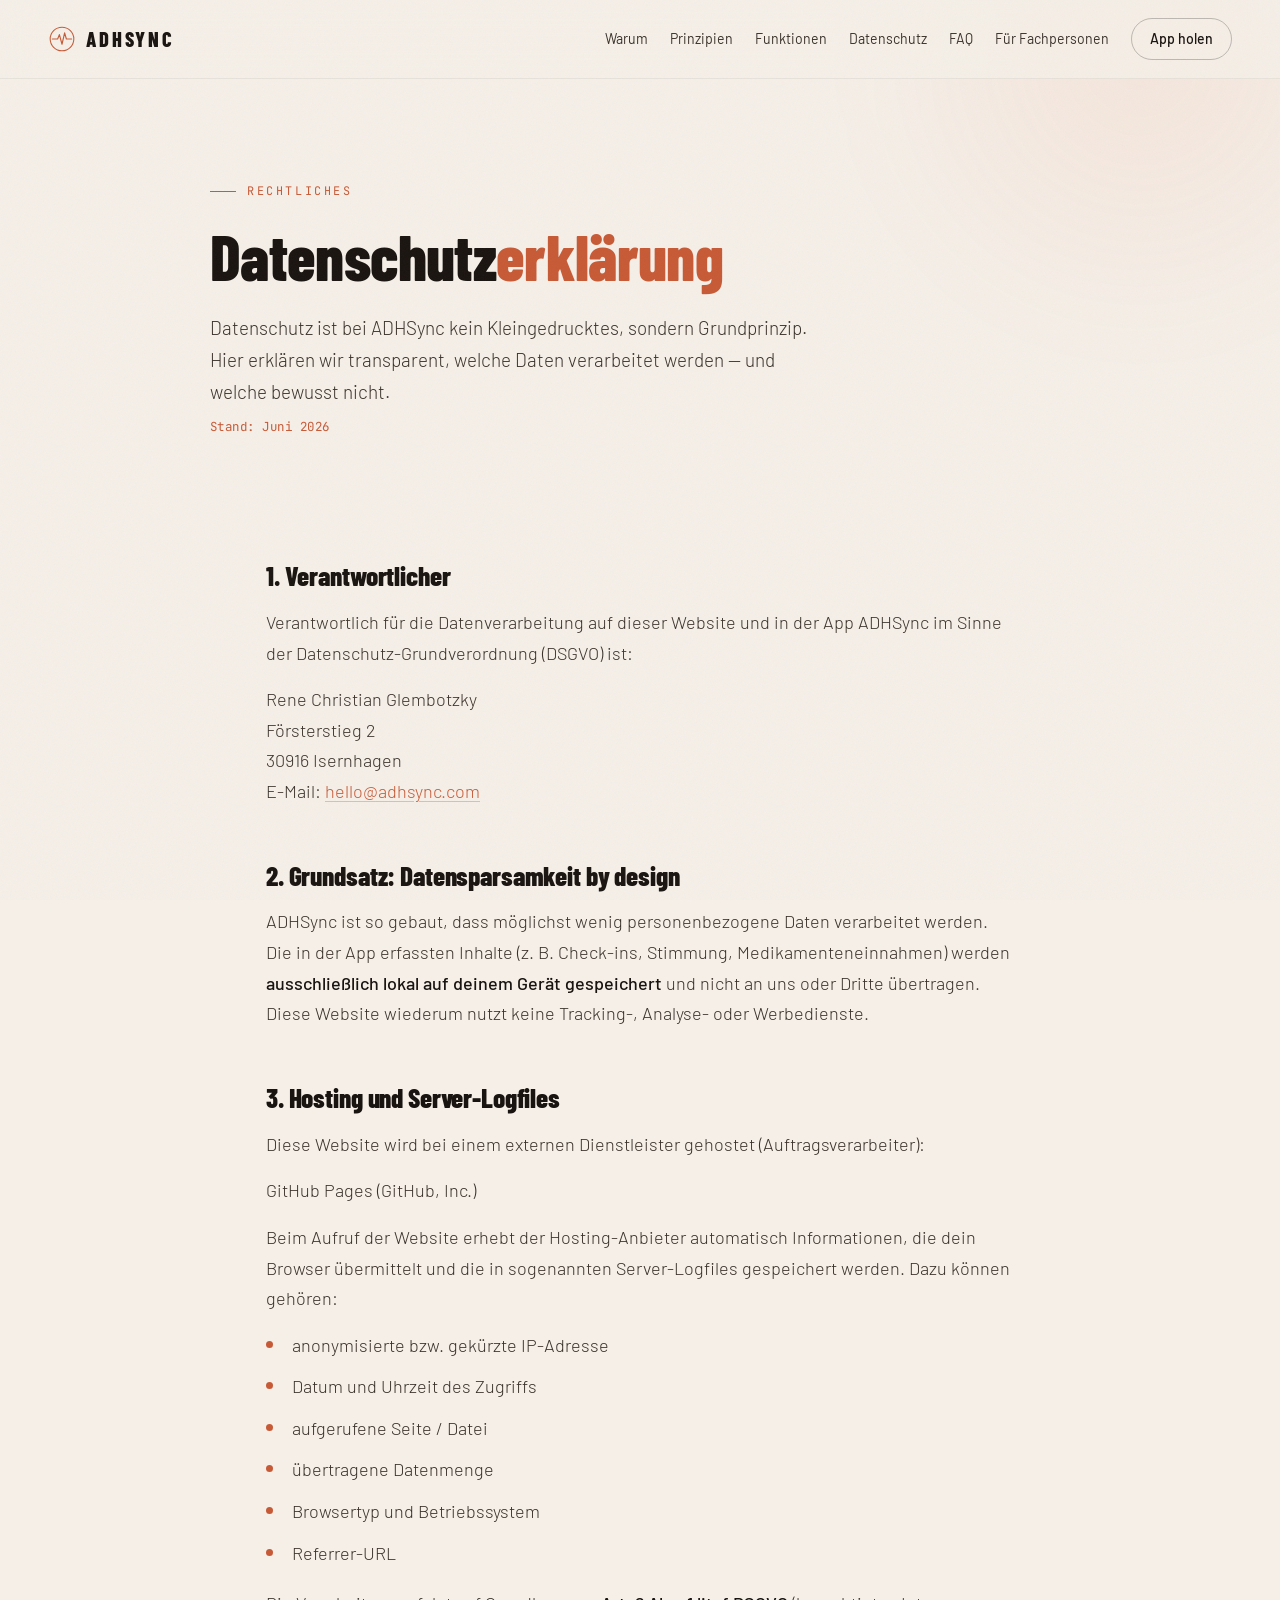
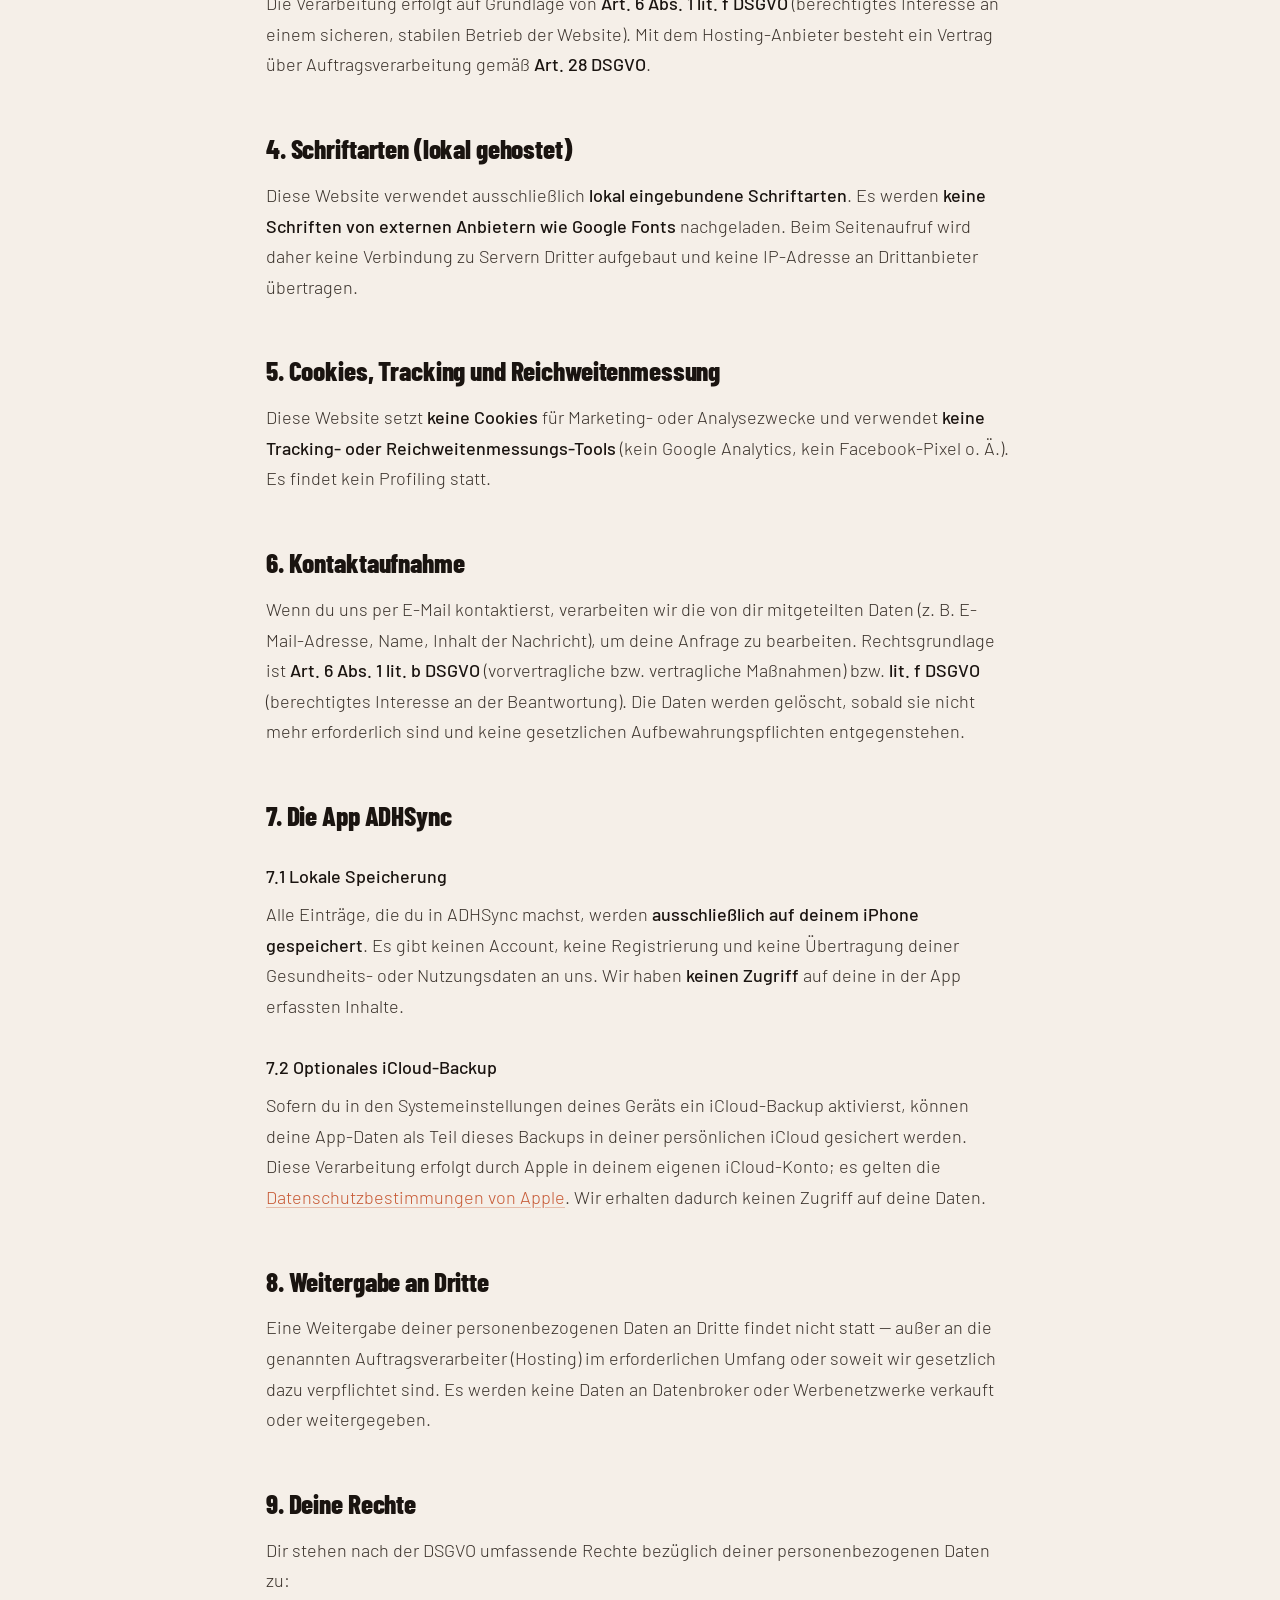
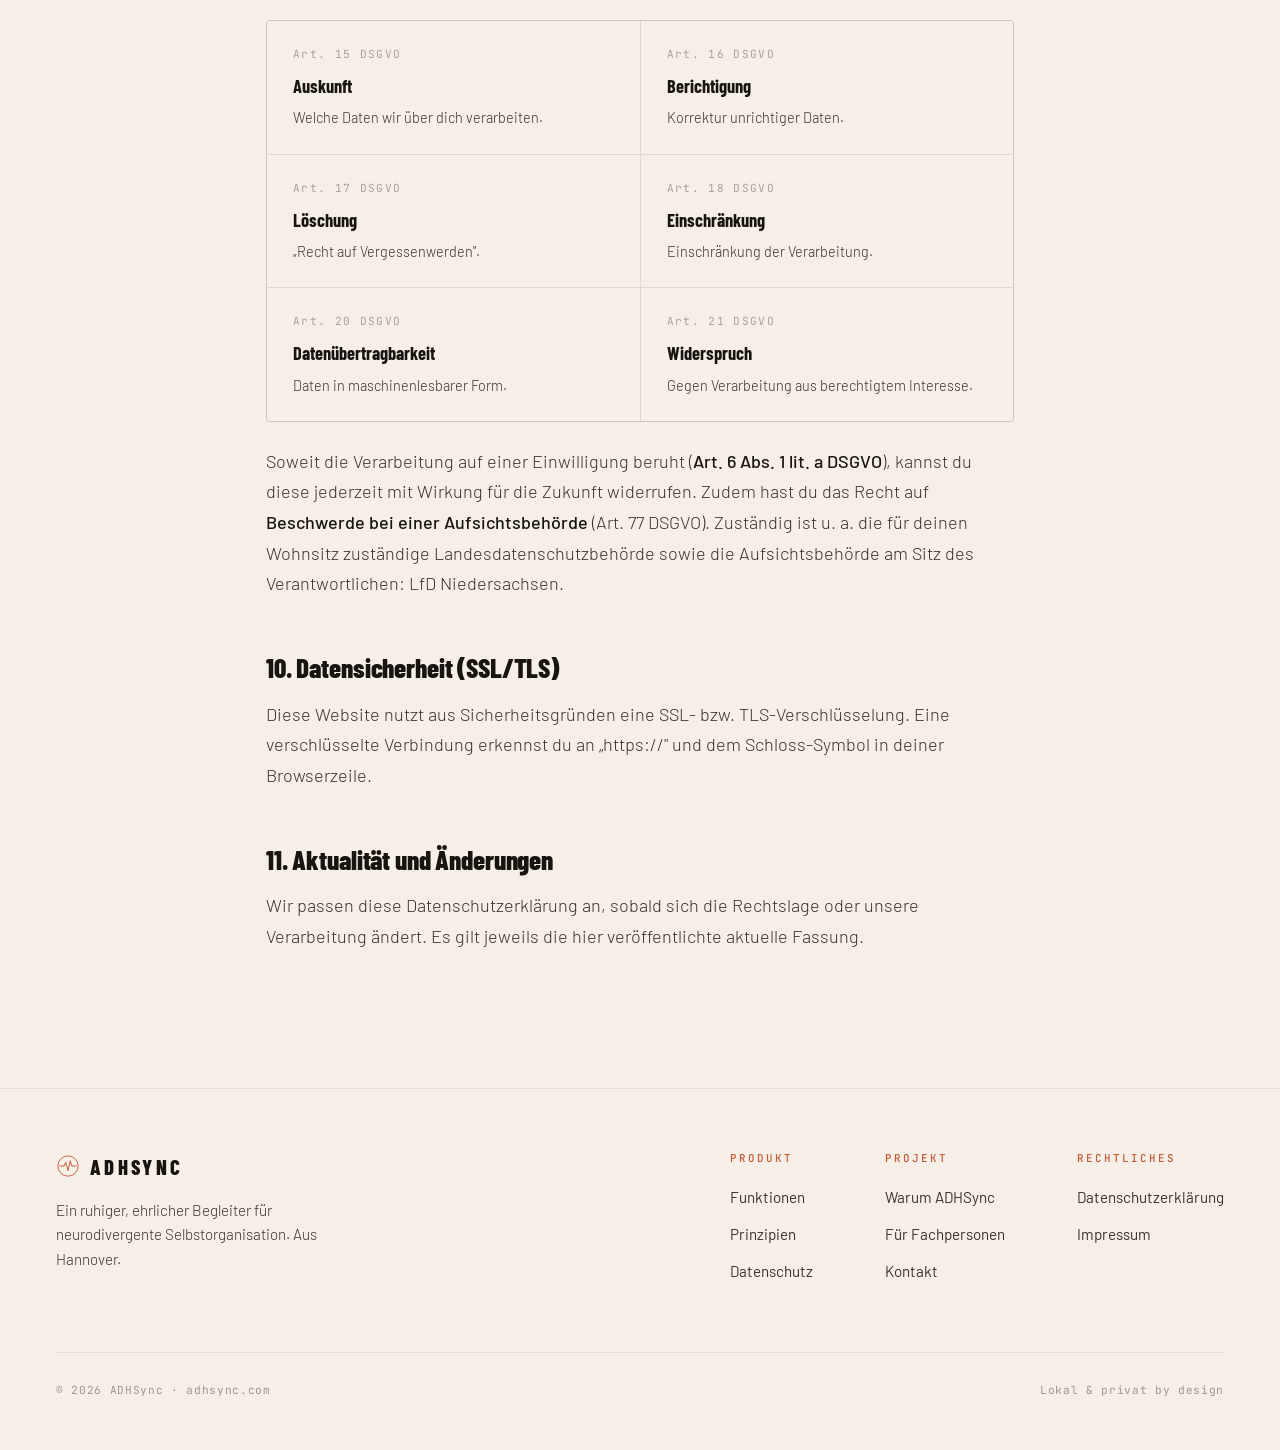
<file: datenschutz.html>
<!DOCTYPE html>
<html lang="de">
<head>
<meta charset="UTF-8">
<meta name="viewport" content="width=device-width, initial-scale=1.0">
<title>Datenschutzerklärung — ADHSync</title>
<meta name="description" content="Datenschutzerklärung von ADHSync nach DSGVO. Alle App-Daten bleiben lokal auf deinem iPhone.">
<meta name="theme-color" content="#F5EFE8">
<meta property="og:title" content="Datenschutzerklärung — ADHSync">
<meta property="og:description" content="Datenschutzerklärung von ADHSync nach DSGVO. Alle App-Daten bleiben lokal auf deinem iPhone.">
<meta property="og:type" content="website">
<meta property="og:url" content="https://adhsync.com/datenschutz.html">
<meta property="og:site_name" content="ADHSync">
<meta property="og:locale" content="de_DE">
<meta name="twitter:card" content="summary">
<meta name="twitter:title" content="Datenschutzerklärung — ADHSync">
<meta name="twitter:description" content="Datenschutzerklärung von ADHSync nach DSGVO. Alle App-Daten bleiben lokal auf deinem iPhone.">
<meta name="robots" content="index,follow">
<meta name="author" content="Rene Christian Glembotzky">
<meta name="application-name" content="ADHSync">
<meta name="apple-mobile-web-app-title" content="ADHSync">
<link rel="canonical" href="https://adhsync.com/datenschutz.html">
<link rel="icon" type="image/svg+xml" href="data:image/svg+xml;utf8,<svg xmlns='http://www.w3.org/2000/svg' viewBox='0 0 64 64'><circle cx='32' cy='32' r='28' fill='%23F5EFE8' stroke='%23C75A36' stroke-width='3'/><path d='M10 32 H22 L26 22 L32 44 L38 18 L42 32 H54' fill='none' stroke='%23C75A36' stroke-width='3' stroke-linecap='round' stroke-linejoin='round'/></svg>">

<style>
/* Self-hosted fonts — DSGVO-konform, keine externen Requests */
@font-face{font-family:'Barlow';font-style:normal;font-weight:300;font-display:swap;src:url([data-uri]) format('woff2');}
@font-face{font-family:'Barlow';font-style:normal;font-weight:400;font-display:swap;src:url([data-uri]) format('woff2');}
@font-face{font-family:'Barlow';font-style:italic;font-weight:400;font-display:swap;src:url([data-uri]) format('woff2');}
@font-face{font-family:'Barlow';font-style:normal;font-weight:500;font-display:swap;src:url([data-uri]) format('woff2');}
@font-face{font-family:'Barlow Condensed';font-style:normal;font-weight:600;font-display:swap;src:url([data-uri]) format('woff2');}
@font-face{font-family:'Barlow Condensed';font-style:normal;font-weight:700;font-display:swap;src:url([data-uri]) format('woff2');}
@font-face{font-family:'Barlow Condensed';font-style:normal;font-weight:800;font-display:swap;src:url([data-uri]) format('woff2');}
@font-face{font-family:'Barlow Condensed';font-style:normal;font-weight:900;font-display:swap;src:url([data-uri]) format('woff2');}
@font-face{font-family:'JetBrains Mono';font-style:normal;font-weight:400;font-display:swap;src:url([data-uri]) format('woff2');}
@font-face{font-family:'JetBrains Mono';font-style:normal;font-weight:500;font-display:swap;src:url([data-uri]) format('woff2');}


:root{
  --ink:#1A1410;--ink-soft:#3A322B;--paper:#F5EFE8;--paper2:#EAE2D6;
  --paper-sage:#EFE7DA;--orange:#E8744C;--orange-deep:#C75A36;
  --orange-soft:#F2A57F;--ink-mute:rgba(26,20,16,0.35);
}
*,*::before,*::after{box-sizing:border-box;margin:0;padding:0;}
html{scroll-behavior:smooth;}
body{background:var(--paper);color:var(--ink);font-family:'Barlow',sans-serif;font-weight:400;font-size:18px;line-height:1.7;-webkit-font-smoothing:antialiased;overflow-x:hidden;}
body::after{content:'';position:fixed;inset:0;z-index:9998;pointer-events:none;opacity:0.035;background-image:url("data:image/svg+xml,%3Csvg xmlns='http://www.w3.org/2000/svg' width='180' height='180'%3E%3Cfilter id='n'%3E%3CfeTurbulence type='fractalNoise' baseFrequency='0.85' numOctaves='3' stitchTiles='stitch'/%3E%3C/filter%3E%3Crect width='100%25' height='100%25' filter='url(%23n)'/%3E%3C/svg%3E");}
a{color:inherit;}

/* Logo mark with Puls-Wave */
.nav-logo,.footer-logo{display:inline-flex;align-items:center;gap:10px;text-decoration:none;}
.logo-mark{width:28px;height:28px;color:var(--orange-deep);flex-shrink:0;}
.logo-mark .logo-wave{stroke-dasharray:120;stroke-dashoffset:120;animation:drawPulse 2.2s cubic-bezier(0.65,0,0.35,1) forwards 0.3s;}
.footer-logo .logo-mark{width:24px;height:24px;}
@keyframes drawPulse{to{stroke-dashoffset:0;}}

/* NAV */
nav{position:fixed;top:0;left:0;right:0;z-index:200;padding:18px 48px;display:flex;justify-content:space-between;align-items:center;background:rgba(245,239,232,0.82);backdrop-filter:blur(16px) saturate(1.2);border-bottom:1px solid rgba(26,20,16,0.06);}
.nav-logo{font-family:'Barlow Condensed',sans-serif;font-weight:800;font-size:1.28rem;letter-spacing:0.14em;text-transform:uppercase;color:var(--ink);text-decoration:none;}
.nav-right{display:flex;gap:22px;align-items:center;}
.nav-link{font-size:0.88rem;color:var(--ink-soft);text-decoration:none;transition:color 0.2s;}
.nav-link:hover{color:var(--ink);}
.nav-cta{font-weight:500;font-size:0.88rem;color:var(--ink);text-decoration:none;border:1px solid rgba(26,20,16,0.25);border-radius:100px;padding:8px 18px;transition:border-color 0.2s,background 0.2s,color 0.2s;}
.nav-cta:hover{border-color:var(--ink);background:var(--ink);color:var(--paper);}
/* PAGE HEAD */
.page-head{padding:170px 56px 70px;position:relative;overflow:hidden;}
.page-head::before{content:'';position:absolute;width:560px;height:560px;border-radius:50%;top:-220px;right:-140px;filter:blur(70px);opacity:0.5;background:radial-gradient(circle,rgba(232,116,76,0.2),transparent 65%);pointer-events:none;}
.ph-wrap{max-width:860px;margin:0 auto;position:relative;z-index:2;}
.eyebrow{font-family:'JetBrains Mono',monospace;font-size:0.74rem;letter-spacing:0.22em;text-transform:uppercase;color:var(--orange-deep);margin-bottom:22px;display:inline-flex;align-items:center;gap:11px;}
.eyebrow::before{content:'';width:26px;height:1px;background:var(--orange-deep);}
.page-title{font-family:'Barlow Condensed',sans-serif;font-weight:800;font-size:clamp(2.6rem,5vw,4.4rem);line-height:1.0;letter-spacing:-0.01em;color:var(--ink);}
.page-title .pet{color:var(--orange-deep);}
.page-title em{font-style:normal;color:var(--orange);}
.page-intro{font-size:1.18rem;font-weight:300;color:var(--ink-soft);margin-top:24px;line-height:1.7;max-width:620px;}
/* CONTENT */
.content{max-width:860px;margin:0 auto;padding:0 56px 120px;}
.content h2{font-family:'Barlow Condensed',sans-serif;font-weight:800;font-size:1.7rem;letter-spacing:-0.005em;color:var(--ink);margin:54px 0 16px;line-height:1.1;}
.content h3{font-family:'Barlow',sans-serif;font-weight:500;font-size:1.12rem;color:var(--ink);margin:30px 0 8px;}
.content p{font-weight:300;color:var(--ink-soft);margin-bottom:16px;}
.content p strong,.content li strong{font-weight:500;color:var(--ink);}
.content ul{list-style:none;margin:0 0 20px;padding:0;}
.content li{font-weight:300;color:var(--ink-soft);padding-left:26px;position:relative;margin-bottom:11px;}
.content li::before{content:'';position:absolute;left:0;top:11px;width:7px;height:7px;border-radius:50%;background:var(--orange-deep);}
.content a{color:var(--orange-deep);text-decoration:underline;text-underline-offset:3px;text-decoration-color:rgba(199,90,54,0.35);transition:text-decoration-color 0.2s;}
.content a:hover{text-decoration-color:var(--orange-deep);}
.meta{font-family:'JetBrains Mono',monospace;font-size:0.78rem;letter-spacing:0.04em;color:var(--orange-deep);margin-top:8px;}
/* CALLOUT */
.callout{background:var(--paper-sage);border:1px solid rgba(199,90,54,0.18);border-left:3px solid var(--orange-deep);border-radius:6px;padding:22px 26px;margin:28px 0;}
.callout .c-title{font-family:'Barlow Condensed',sans-serif;font-weight:700;font-size:1.05rem;text-transform:uppercase;letter-spacing:0.06em;color:var(--orange-deep);margin-bottom:8px;display:flex;align-items:center;gap:9px;}
.callout p{font-size:0.96rem;margin-bottom:0;color:var(--ink-soft);}
.callout svg{width:17px;height:17px;stroke:var(--orange-deep);flex-shrink:0;}
/* DATA TABLE for DSGVO rights */
.rights-grid{display:grid;grid-template-columns:repeat(2,1fr);gap:1px;background:rgba(26,20,16,0.1);border:1px solid rgba(26,20,16,0.1);border-radius:4px;overflow:hidden;margin:24px 0;}
.right-cell{background:var(--paper);padding:24px 26px;}
.right-cell .rc-art{font-family:'JetBrains Mono',monospace;font-size:0.7rem;letter-spacing:0.12em;color:var(--ink-mute);margin-bottom:7px;}
.right-cell .rc-t{font-family:'Barlow Condensed',sans-serif;font-weight:700;font-size:1.15rem;color:var(--ink);margin-bottom:5px;}
.right-cell .rc-d{font-size:0.9rem;font-weight:300;color:var(--ink-soft);line-height:1.55;}
/* FOOTER */
footer{background:var(--paper);padding:60px 56px 50px;border-top:1px solid rgba(26,20,16,0.08);}
.footer-top{max-width:1180px;margin:0 auto;display:flex;justify-content:space-between;align-items:flex-start;gap:40px;flex-wrap:wrap;}
.footer-brand{max-width:300px;}
.footer-logo{font-family:'Barlow Condensed',sans-serif;font-weight:800;font-size:1.3rem;letter-spacing:0.16em;text-transform:uppercase;color:var(--ink);margin-bottom:14px;}
.footer-tag{font-size:0.95rem;font-weight:300;color:var(--ink-soft);line-height:1.6;}
.footer-cols{display:flex;gap:72px;flex-wrap:wrap;}
.footer-col h4{font-family:'JetBrains Mono',monospace;font-size:0.68rem;letter-spacing:0.18em;text-transform:uppercase;color:var(--orange-deep);margin-bottom:18px;font-weight:500;}
.footer-col a{display:block;font-size:0.95rem;color:var(--ink-soft);text-decoration:none;margin-bottom:11px;transition:color 0.2s;}
.footer-col a:hover{color:var(--ink);}
.footer-bottom{max-width:1180px;margin:56px auto 0;padding-top:28px;border-top:1px solid rgba(26,20,16,0.08);display:flex;justify-content:space-between;align-items:center;gap:20px;flex-wrap:wrap;}
.footer-copy{font-family:'JetBrains Mono',monospace;font-size:0.7rem;letter-spacing:0.06em;color:rgba(26,20,16,0.4);}
@media(max-width:980px){
  nav{padding:14px 22px;}.nav-right .nav-link{display:none;}
  .page-head{padding:120px 22px 50px;}.content{padding:0 22px 80px;}
  .rights-grid{grid-template-columns:1fr;}
  .footer-top{flex-direction:column;}.footer-cols{gap:48px;}
}


@media (prefers-reduced-motion: reduce){
  *,*::before,*::after{animation-duration:0.01ms!important;transition-duration:0.01ms!important;}
  html{scroll-behavior:auto;}
}
</style>
</head>
<body>
<nav>
  <a href="index.html" class="nav-logo"><svg class="logo-mark" viewBox="0 0 64 64" aria-hidden="true"><circle cx="32" cy="32" r="27" fill="none" stroke="currentColor" stroke-width="2.4"/><path class="logo-wave" d="M10 32 H22 L26 22 L32 44 L38 18 L42 32 H54" fill="none" stroke="currentColor" stroke-width="2.6" stroke-linecap="round" stroke-linejoin="round"/></svg><span>ADHSync</span></a>
  <div class="nav-right">
    <a href="index.html#warum" class="nav-link">Warum</a>
    <a href="index.html#prinzipien" class="nav-link">Prinzipien</a>
    <a href="index.html#funktionen" class="nav-link">Funktionen</a>
    <a href="index.html#datenschutz" class="nav-link">Datenschutz</a>
    <a href="index.html#faq" class="nav-link">FAQ</a>
    <a href="fachpersonen.html" class="nav-link">Für Fachpersonen</a>
    <a href="index.html#download" class="nav-cta">App holen</a>
  </div>
</nav>

<header class="page-head">
  <div class="ph-wrap">
    <span class="eyebrow">Rechtliches</span>
    <h1 class="page-title">Datenschutz<span class="pet">erklärung</span></h1>
    <p class="page-intro">Datenschutz ist bei ADHSync kein Kleingedrucktes, sondern Grundprinzip. Hier erklären wir transparent, welche Daten verarbeitet werden — und welche bewusst nicht.</p>
    <p class="meta">Stand: Juni 2026</p>
  </div>
</header>
<main class="content">

  <h2>1. Verantwortlicher</h2>
  <p>Verantwortlich für die Datenverarbeitung auf dieser Website und in der App ADHSync im Sinne der Datenschutz-Grundverordnung (DSGVO) ist:</p>
  <p>Rene Christian Glembotzky<br>
  Försterstieg 2<br>
  30916 Isernhagen<br>
  E-Mail: <a href="#email" class="email-protect" data-email="104-101-108-108-111-64-97-100-104-115-121-110-99-46-99-111-109" data-email-label="address">E-Mail anzeigen</a></p>

  <h2>2. Grundsatz: Datensparsamkeit by design</h2>
  <p>ADHSync ist so gebaut, dass möglichst wenig personenbezogene Daten verarbeitet werden. Die in der App erfassten Inhalte (z. B. Check-ins, Stimmung, Medikamenteneinnahmen) werden <strong>ausschließlich lokal auf deinem Gerät gespeichert</strong> und nicht an uns oder Dritte übertragen. Diese Website wiederum nutzt keine Tracking-, Analyse- oder Werbedienste.</p>

  <h2>3. Hosting und Server-Logfiles</h2>
  <p>Diese Website wird bei einem externen Dienstleister gehostet (Auftragsverarbeiter):</p>
  <p>GitHub Pages (GitHub, Inc.)</p>
  <p>Beim Aufruf der Website erhebt der Hosting-Anbieter automatisch Informationen, die dein Browser übermittelt und die in sogenannten Server-Logfiles gespeichert werden. Dazu können gehören:</p>
  <ul>
    <li>anonymisierte bzw. gekürzte IP-Adresse</li>
    <li>Datum und Uhrzeit des Zugriffs</li>
    <li>aufgerufene Seite / Datei</li>
    <li>übertragene Datenmenge</li>
    <li>Browsertyp und Betriebssystem</li>
    <li>Referrer-URL</li>
  </ul>
  <p>Die Verarbeitung erfolgt auf Grundlage von <strong>Art. 6 Abs. 1 lit. f DSGVO</strong> (berechtigtes Interesse an einem sicheren, stabilen Betrieb der Website). Mit dem Hosting-Anbieter besteht ein Vertrag über Auftragsverarbeitung gemäß <strong>Art. 28 DSGVO</strong>.</p>

  <h2>4. Schriftarten (lokal gehostet)</h2>
  <p>Diese Website verwendet ausschließlich <strong>lokal eingebundene Schriftarten</strong>. Es werden <strong>keine Schriften von externen Anbietern wie Google Fonts</strong> nachgeladen. Beim Seitenaufruf wird daher keine Verbindung zu Servern Dritter aufgebaut und keine IP-Adresse an Drittanbieter übertragen.</p>

  <h2>5. Cookies, Tracking und Reichweitenmessung</h2>
  <p>Diese Website setzt <strong>keine Cookies</strong> für Marketing- oder Analysezwecke und verwendet <strong>keine Tracking- oder Reichweitenmessungs-Tools</strong> (kein Google Analytics, kein Facebook-Pixel o. Ä.). Es findet kein Profiling statt.</p>

  <h2>6. Kontaktaufnahme</h2>
  <p>Wenn du uns per E-Mail kontaktierst, verarbeiten wir die von dir mitgeteilten Daten (z. B. E-Mail-Adresse, Name, Inhalt der Nachricht), um deine Anfrage zu bearbeiten. Rechtsgrundlage ist <strong>Art. 6 Abs. 1 lit. b DSGVO</strong> (vorvertragliche bzw. vertragliche Maßnahmen) bzw. <strong>lit. f DSGVO</strong> (berechtigtes Interesse an der Beantwortung). Die Daten werden gelöscht, sobald sie nicht mehr erforderlich sind und keine gesetzlichen Aufbewahrungspflichten entgegenstehen.</p>

  <h2>7. Die App ADHSync</h2>
  <h3>7.1 Lokale Speicherung</h3>
  <p>Alle Einträge, die du in ADHSync machst, werden <strong>ausschließlich auf deinem iPhone gespeichert</strong>. Es gibt keinen Account, keine Registrierung und keine Übertragung deiner Gesundheits- oder Nutzungsdaten an uns. Wir haben <strong>keinen Zugriff</strong> auf deine in der App erfassten Inhalte.</p>
  <h3>7.2 Optionales iCloud-Backup</h3>
  <p>Sofern du in den Systemeinstellungen deines Geräts ein iCloud-Backup aktivierst, können deine App-Daten als Teil dieses Backups in deiner persönlichen iCloud gesichert werden. Diese Verarbeitung erfolgt durch Apple in deinem eigenen iCloud-Konto; es gelten die <a href="https://www.apple.com/legal/privacy/de-ww/" target="_blank" rel="noopener">Datenschutzbestimmungen von Apple</a>. Wir erhalten dadurch keinen Zugriff auf deine Daten.</p>
  <h2>8. Weitergabe an Dritte</h2>
  <p>Eine Weitergabe deiner personenbezogenen Daten an Dritte findet nicht statt — außer an die genannten Auftragsverarbeiter (Hosting) im erforderlichen Umfang oder soweit wir gesetzlich dazu verpflichtet sind. Es werden keine Daten an Datenbroker oder Werbenetzwerke verkauft oder weitergegeben.</p>

  <h2>9. Deine Rechte</h2>
  <p>Dir stehen nach der DSGVO umfassende Rechte bezüglich deiner personenbezogenen Daten zu:</p>
  <div class="rights-grid">
    <div class="right-cell"><div class="rc-art">Art. 15 DSGVO</div><div class="rc-t">Auskunft</div><div class="rc-d">Welche Daten wir über dich verarbeiten.</div></div>
    <div class="right-cell"><div class="rc-art">Art. 16 DSGVO</div><div class="rc-t">Berichtigung</div><div class="rc-d">Korrektur unrichtiger Daten.</div></div>
    <div class="right-cell"><div class="rc-art">Art. 17 DSGVO</div><div class="rc-t">Löschung</div><div class="rc-d">„Recht auf Vergessenwerden".</div></div>
    <div class="right-cell"><div class="rc-art">Art. 18 DSGVO</div><div class="rc-t">Einschränkung</div><div class="rc-d">Einschränkung der Verarbeitung.</div></div>
    <div class="right-cell"><div class="rc-art">Art. 20 DSGVO</div><div class="rc-t">Datenübertragbarkeit</div><div class="rc-d">Daten in maschinenlesbarer Form.</div></div>
    <div class="right-cell"><div class="rc-art">Art. 21 DSGVO</div><div class="rc-t">Widerspruch</div><div class="rc-d">Gegen Verarbeitung aus berechtigtem Interesse.</div></div>
  </div>
  <p>Soweit die Verarbeitung auf einer Einwilligung beruht (<strong>Art. 6 Abs. 1 lit. a DSGVO</strong>), kannst du diese jederzeit mit Wirkung für die Zukunft widerrufen. Zudem hast du das Recht auf <strong>Beschwerde bei einer Aufsichtsbehörde</strong> (Art. 77 DSGVO). Zuständig ist u. a. die für deinen Wohnsitz zuständige Landesdatenschutzbehörde sowie die Aufsichtsbehörde am Sitz des Verantwortlichen: LfD Niedersachsen.</p>

  <h2>10. Datensicherheit (SSL/TLS)</h2>
  <p>Diese Website nutzt aus Sicherheitsgründen eine SSL- bzw. TLS-Verschlüsselung. Eine verschlüsselte Verbindung erkennst du an „https://" und dem Schloss-Symbol in deiner Browserzeile.</p>

  <h2>11. Aktualität und Änderungen</h2>
  <p>Wir passen diese Datenschutzerklärung an, sobald sich die Rechtslage oder unsere Verarbeitung ändert. Es gilt jeweils die hier veröffentlichte aktuelle Fassung.</p>
</main>

<footer>
  <div class="footer-top">
    <div class="footer-brand">
      <div class="footer-logo"><svg class="logo-mark" viewBox="0 0 64 64" aria-hidden="true"><circle cx="32" cy="32" r="27" fill="none" stroke="currentColor" stroke-width="2.4"/><path class="logo-wave" d="M10 32 H22 L26 22 L32 44 L38 18 L42 32 H54" fill="none" stroke="currentColor" stroke-width="2.6" stroke-linecap="round" stroke-linejoin="round"/></svg><span>ADHSync</span></div>
      <p class="footer-tag">Ein ruhiger, ehrlicher Begleiter für neurodivergente Selbstorganisation. Aus Hannover.</p>
    </div>
    <div class="footer-cols">
      <div class="footer-col"><h4>Produkt</h4>
        <a href="index.html#funktionen">Funktionen</a>
        <a href="index.html#prinzipien">Prinzipien</a>
        <a href="index.html#datenschutz">Datenschutz</a>
      </div>
      <div class="footer-col"><h4>Projekt</h4>
        <a href="index.html#warum">Warum ADHSync</a>
        <a href="fachpersonen.html">Für Fachpersonen</a>
        <a href="#email" class="email-protect" data-email="104-101-108-108-111-64-97-100-104-115-121-110-99-46-99-111-109">Kontakt</a>
      </div>
      <div class="footer-col"><h4>Rechtliches</h4>
        <a href="datenschutz.html">Datenschutzerklärung</a>
        <a href="impressum.html">Impressum</a>
      </div>
    </div>
  </div>
  <div class="footer-bottom">
    <div class="footer-copy">© 2026 ADHSync · adhsync.com</div>
    <div class="footer-copy">Lokal &amp; privat by design</div>
  </div>
</footer>
<script>
document.querySelectorAll('[data-email]').forEach(link=>{
  const email=link.dataset.email.split('-').map(code=>String.fromCharCode(Number(code))).join('');
  link.href=`mailto:${email}`;
  link.rel='nofollow';
  if(link.dataset.emailLabel==='address') link.textContent=email;
});
</script>
</body>
</html>
</file>
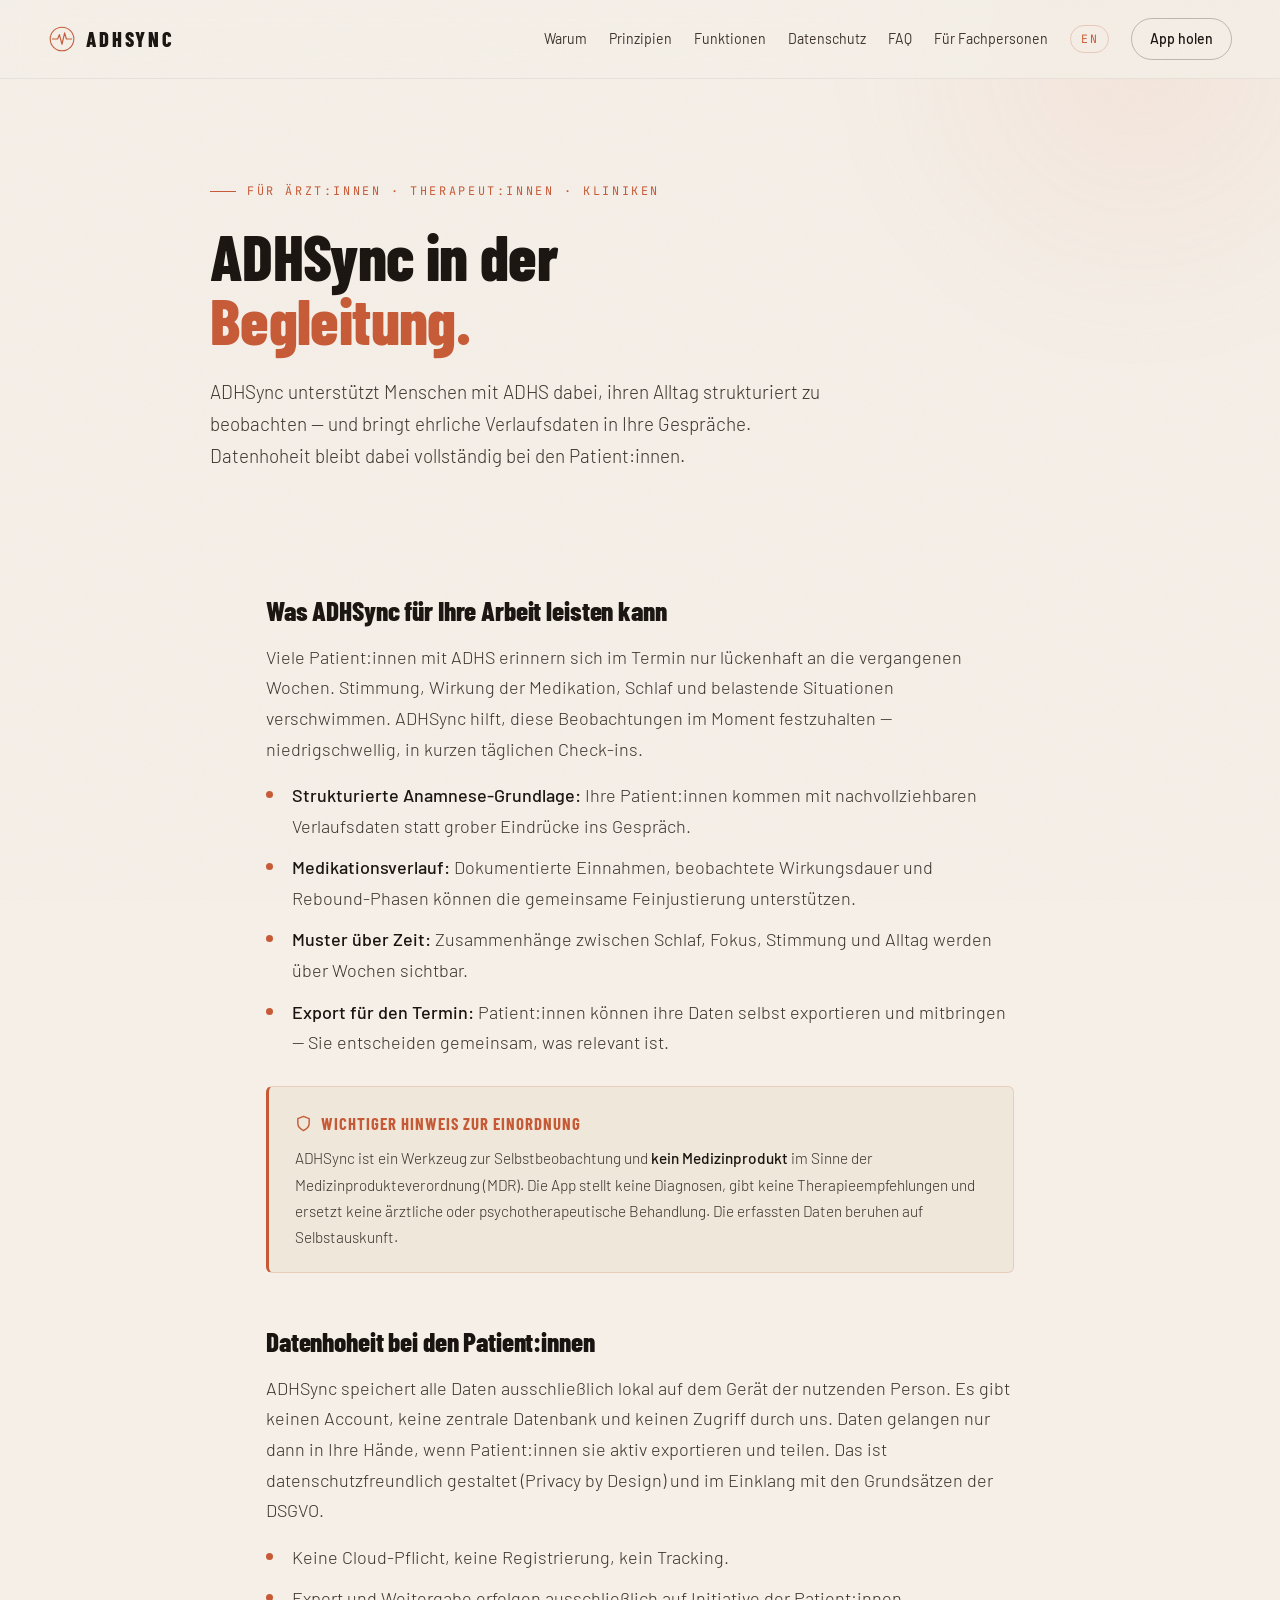
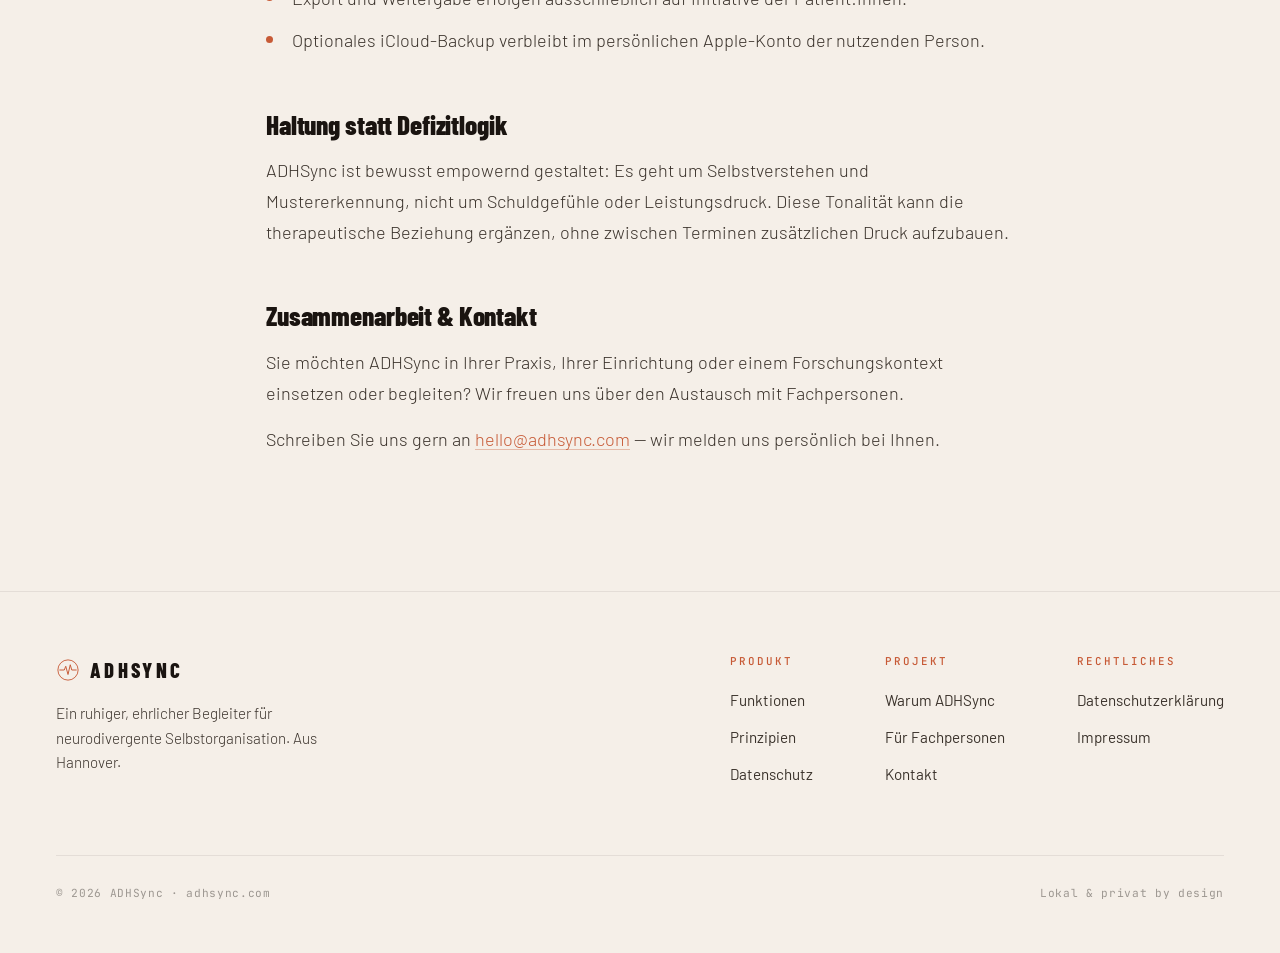
<file: fachpersonen.html>
<!DOCTYPE html>
<html lang="de">
<head>
<meta charset="UTF-8">
<meta name="viewport" content="width=device-width, initial-scale=1.0">
<title>Für Fachpersonen — ADHSync</title>
<meta name="description" content="Für Ärzt:innen, Therapeut:innen und Kliniken: ADHSync als strukturierte Selbstbeobachtungs-Grundlage für ADHS-Verlaufsgespräche.">
<meta name="theme-color" content="#F5EFE8">
<meta property="og:title" content="Für Fachpersonen — ADHSync">
<meta property="og:description" content="Für Ärzt:innen, Therapeut:innen und Kliniken: ADHSync als strukturierte Selbstbeobachtungs-Grundlage für ADHS-Verlaufsgespräche.">
<meta property="og:type" content="website">
<meta property="og:url" content="https://adhsync.com/fachpersonen.html">
<meta property="og:site_name" content="ADHSync">
<meta property="og:locale" content="de_DE">
<meta name="twitter:card" content="summary">
<meta name="twitter:title" content="Für Fachpersonen — ADHSync">
<meta name="twitter:description" content="ADHSync als strukturierte Selbstbeobachtungs-Grundlage für ADHS-Verlaufsgespräche.">
<meta name="robots" content="index,follow">
<meta name="author" content="Rene Christian Glembotzky">
<meta name="application-name" content="ADHSync">
<meta name="apple-mobile-web-app-title" content="ADHSync">
<link rel="canonical" href="https://adhsync.com/fachpersonen.html">
<link rel="alternate" hreflang="de" href="https://adhsync.com/fachpersonen.html">
<link rel="alternate" hreflang="en" href="https://adhsync.com/en/professionals.html">
<link rel="alternate" hreflang="x-default" href="https://adhsync.com/fachpersonen.html">
<link rel="icon" type="image/svg+xml" href="data:image/svg+xml;utf8,<svg xmlns='http://www.w3.org/2000/svg' viewBox='0 0 64 64'><circle cx='32' cy='32' r='28' fill='%23F5EFE8' stroke='%23C75A36' stroke-width='3'/><path d='M10 32 H22 L26 22 L32 44 L38 18 L42 32 H54' fill='none' stroke='%23C75A36' stroke-width='3' stroke-linecap='round' stroke-linejoin='round'/></svg>">

<style>
/* Self-hosted fonts — DSGVO-konform, keine externen Requests */
@font-face{font-family:'Barlow';font-style:normal;font-weight:300;font-display:swap;src:url([data-uri]) format('woff2');}
@font-face{font-family:'Barlow';font-style:normal;font-weight:400;font-display:swap;src:url([data-uri]) format('woff2');}
@font-face{font-family:'Barlow';font-style:italic;font-weight:400;font-display:swap;src:url([data-uri]) format('woff2');}
@font-face{font-family:'Barlow';font-style:normal;font-weight:500;font-display:swap;src:url([data-uri]) format('woff2');}
@font-face{font-family:'Barlow Condensed';font-style:normal;font-weight:600;font-display:swap;src:url([data-uri]) format('woff2');}
@font-face{font-family:'Barlow Condensed';font-style:normal;font-weight:700;font-display:swap;src:url([data-uri]) format('woff2');}
@font-face{font-family:'Barlow Condensed';font-style:normal;font-weight:800;font-display:swap;src:url([data-uri]) format('woff2');}
@font-face{font-family:'Barlow Condensed';font-style:normal;font-weight:900;font-display:swap;src:url([data-uri]) format('woff2');}
@font-face{font-family:'JetBrains Mono';font-style:normal;font-weight:400;font-display:swap;src:url([data-uri]) format('woff2');}
@font-face{font-family:'JetBrains Mono';font-style:normal;font-weight:500;font-display:swap;src:url([data-uri]) format('woff2');}


:root{
  --ink:#1A1410;--ink-soft:#3A322B;--paper:#F5EFE8;--paper2:#EAE2D6;
  --paper-sage:#EFE7DA;--orange:#E8744C;--orange-deep:#C75A36;
  --orange-soft:#F2A57F;--ink-mute:rgba(26,20,16,0.35);
}
*,*::before,*::after{box-sizing:border-box;margin:0;padding:0;}
html{scroll-behavior:smooth;}
body{background:var(--paper);color:var(--ink);font-family:'Barlow',sans-serif;font-weight:400;font-size:18px;line-height:1.7;-webkit-font-smoothing:antialiased;overflow-x:hidden;}
body::after{content:'';position:fixed;inset:0;z-index:9998;pointer-events:none;opacity:0.035;background-image:url("data:image/svg+xml,%3Csvg xmlns='http://www.w3.org/2000/svg' width='180' height='180'%3E%3Cfilter id='n'%3E%3CfeTurbulence type='fractalNoise' baseFrequency='0.85' numOctaves='3' stitchTiles='stitch'/%3E%3C/filter%3E%3Crect width='100%25' height='100%25' filter='url(%23n)'/%3E%3C/svg%3E");}
a{color:inherit;}

/* Logo mark with Puls-Wave */
.nav-logo,.footer-logo{display:inline-flex;align-items:center;gap:10px;text-decoration:none;}
.logo-mark{width:28px;height:28px;color:var(--orange-deep);flex-shrink:0;}
.logo-mark .logo-wave{stroke-dasharray:120;stroke-dashoffset:120;animation:drawPulse 2.2s cubic-bezier(0.65,0,0.35,1) forwards 0.3s;}
.footer-logo .logo-mark{width:24px;height:24px;}
@keyframes drawPulse{to{stroke-dashoffset:0;}}

/* NAV */
nav{position:fixed;top:0;left:0;right:0;z-index:200;padding:18px 48px;display:flex;justify-content:space-between;align-items:center;background:rgba(245,239,232,0.82);backdrop-filter:blur(16px) saturate(1.2);border-bottom:1px solid rgba(26,20,16,0.06);}
.nav-logo{font-family:'Barlow Condensed',sans-serif;font-weight:800;font-size:1.28rem;letter-spacing:0.14em;text-transform:uppercase;color:var(--ink);text-decoration:none;}
.nav-right{display:flex;gap:22px;align-items:center;}
.nav-link{font-size:0.88rem;color:var(--ink-soft);text-decoration:none;transition:color 0.2s;}
.nav-link:hover{color:var(--ink);}
.nav-cta{font-weight:500;font-size:0.88rem;color:var(--ink);text-decoration:none;border:1px solid rgba(26,20,16,0.25);border-radius:100px;padding:8px 18px;transition:border-color 0.2s,background 0.2s,color 0.2s;}
.nav-cta:hover{border-color:var(--ink);background:var(--ink);color:var(--paper);}
.nav-lang{font-family:'JetBrains Mono',monospace;font-size:0.72rem;letter-spacing:0.12em;color:var(--orange-deep);text-decoration:none;border:1px solid rgba(199,90,54,0.25);border-radius:100px;padding:7px 10px;line-height:1;transition:border-color 0.2s,background 0.2s,color 0.2s;}
.nav-lang:hover{border-color:var(--orange-deep);background:rgba(199,90,54,0.08);color:var(--orange-deep);}
.nav-toggle{display:none;align-items:center;justify-content:center;flex-direction:column;gap:4px;width:38px;height:38px;border:1px solid rgba(26,20,16,0.18);border-radius:100px;background:rgba(245,239,232,0.72);color:var(--ink);cursor:pointer;transition:border-color 0.2s,background 0.2s,color 0.2s;}
.nav-toggle:hover{border-color:rgba(26,20,16,0.34);background:rgba(245,239,232,0.94);}
.nav-toggle span{display:block;width:16px;height:1.5px;border-radius:2px;background:currentColor;transition:transform 0.2s,opacity 0.2s;}
nav.nav-open .nav-toggle span:nth-child(1){transform:translateY(5.5px) rotate(45deg);}
nav.nav-open .nav-toggle span:nth-child(2){opacity:0;}
nav.nav-open .nav-toggle span:nth-child(3){transform:translateY(-5.5px) rotate(-45deg);}
/* PAGE HEAD */
.page-head{padding:170px 56px 70px;position:relative;overflow:hidden;}
.page-head::before{content:'';position:absolute;width:560px;height:560px;border-radius:50%;top:-220px;right:-140px;filter:blur(70px);opacity:0.5;background:radial-gradient(circle,rgba(232,116,76,0.2),transparent 65%);pointer-events:none;}
.ph-wrap{max-width:860px;margin:0 auto;position:relative;z-index:2;}
.eyebrow{font-family:'JetBrains Mono',monospace;font-size:0.74rem;letter-spacing:0.22em;text-transform:uppercase;color:var(--orange-deep);margin-bottom:22px;display:inline-flex;align-items:center;gap:11px;}
.eyebrow::before{content:'';width:26px;height:1px;background:var(--orange-deep);}
.page-title{font-family:'Barlow Condensed',sans-serif;font-weight:800;font-size:clamp(2.6rem,5vw,4.4rem);line-height:1.0;letter-spacing:-0.01em;color:var(--ink);}
.page-title .pet{color:var(--orange-deep);}
.page-title em{font-style:normal;color:var(--orange);}
.page-intro{font-size:1.18rem;font-weight:300;color:var(--ink-soft);margin-top:24px;line-height:1.7;max-width:620px;}
/* CONTENT */
.content{max-width:860px;margin:0 auto;padding:0 56px 120px;}
.content h2{font-family:'Barlow Condensed',sans-serif;font-weight:800;font-size:1.7rem;letter-spacing:-0.005em;color:var(--ink);margin:54px 0 16px;line-height:1.1;}
.content h3{font-family:'Barlow',sans-serif;font-weight:500;font-size:1.12rem;color:var(--ink);margin:30px 0 8px;}
.content p{font-weight:300;color:var(--ink-soft);margin-bottom:16px;}
.content p strong,.content li strong{font-weight:500;color:var(--ink);}
.content ul{list-style:none;margin:0 0 20px;padding:0;}
.content li{font-weight:300;color:var(--ink-soft);padding-left:26px;position:relative;margin-bottom:11px;}
.content li::before{content:'';position:absolute;left:0;top:11px;width:7px;height:7px;border-radius:50%;background:var(--orange-deep);}
.content a{color:var(--orange-deep);text-decoration:underline;text-underline-offset:3px;text-decoration-color:rgba(199,90,54,0.35);transition:text-decoration-color 0.2s;}
.content a:hover{text-decoration-color:var(--orange-deep);}
.meta{font-family:'JetBrains Mono',monospace;font-size:0.78rem;letter-spacing:0.04em;color:var(--orange-deep);margin-top:8px;}
/* CALLOUT */
.callout{background:var(--paper-sage);border:1px solid rgba(199,90,54,0.18);border-left:3px solid var(--orange-deep);border-radius:6px;padding:22px 26px;margin:28px 0;}
.callout .c-title{font-family:'Barlow Condensed',sans-serif;font-weight:700;font-size:1.05rem;text-transform:uppercase;letter-spacing:0.06em;color:var(--orange-deep);margin-bottom:8px;display:flex;align-items:center;gap:9px;}
.callout p{font-size:0.96rem;margin-bottom:0;color:var(--ink-soft);}
.callout svg{width:17px;height:17px;stroke:var(--orange-deep);flex-shrink:0;}
/* DATA TABLE for DSGVO rights */
.rights-grid{display:grid;grid-template-columns:repeat(2,1fr);gap:1px;background:rgba(26,20,16,0.1);border:1px solid rgba(26,20,16,0.1);border-radius:4px;overflow:hidden;margin:24px 0;}
.right-cell{background:var(--paper);padding:24px 26px;}
.right-cell .rc-art{font-family:'JetBrains Mono',monospace;font-size:0.7rem;letter-spacing:0.12em;color:var(--ink-mute);margin-bottom:7px;}
.right-cell .rc-t{font-family:'Barlow Condensed',sans-serif;font-weight:700;font-size:1.15rem;color:var(--ink);margin-bottom:5px;}
.right-cell .rc-d{font-size:0.9rem;font-weight:300;color:var(--ink-soft);line-height:1.55;}
/* FOOTER */
footer{background:var(--paper);padding:60px 56px 50px;border-top:1px solid rgba(26,20,16,0.08);}
.footer-top{max-width:1180px;margin:0 auto;display:flex;justify-content:space-between;align-items:flex-start;gap:40px;flex-wrap:wrap;}
.footer-brand{max-width:300px;}
.footer-logo{font-family:'Barlow Condensed',sans-serif;font-weight:800;font-size:1.3rem;letter-spacing:0.16em;text-transform:uppercase;color:var(--ink);margin-bottom:14px;}
.footer-tag{font-size:0.95rem;font-weight:300;color:var(--ink-soft);line-height:1.6;}
.footer-cols{display:flex;gap:72px;flex-wrap:wrap;}
.footer-col h4{font-family:'JetBrains Mono',monospace;font-size:0.68rem;letter-spacing:0.18em;text-transform:uppercase;color:var(--orange-deep);margin-bottom:18px;font-weight:500;}
.footer-col a{display:block;font-size:0.95rem;color:var(--ink-soft);text-decoration:none;margin-bottom:11px;transition:color 0.2s;}
.footer-col a:hover{color:var(--ink);}
.footer-bottom{max-width:1180px;margin:56px auto 0;padding-top:28px;border-top:1px solid rgba(26,20,16,0.08);display:flex;justify-content:space-between;align-items:center;gap:20px;flex-wrap:wrap;}
.footer-copy{font-family:'JetBrains Mono',monospace;font-size:0.7rem;letter-spacing:0.06em;color:rgba(26,20,16,0.4);}
@media(max-width:980px){
  nav{padding:14px 22px;flex-wrap:wrap;align-items:center;background:rgba(245,239,232,0.94);}
  .nav-toggle{display:inline-flex;margin-left:auto;}
  .nav-right{width:100%;display:grid;grid-template-columns:repeat(2,minmax(0,1fr));column-gap:16px;row-gap:0;max-height:0;opacity:0;visibility:hidden;pointer-events:none;overflow:hidden;margin-top:0;transition:max-height 0.28s ease,opacity 0.2s ease,visibility 0.2s ease,margin-top 0.2s ease,padding-top 0.2s ease;}
  nav.nav-open .nav-right{max-height:360px;opacity:1;visibility:visible;pointer-events:auto;margin-top:14px;padding-top:12px;border-top:1px solid rgba(26,20,16,0.08);}
  .nav-right .nav-link{display:block;padding:10px 0;font-size:0.96rem;color:var(--ink);}
  .nav-lang,.nav-cta{justify-self:start;margin-top:8px;}
  .nav-cta{padding:8px 16px;white-space:nowrap;}
  .page-head{padding:120px 22px 50px;}.content{padding:0 22px 80px;}
  .rights-grid{grid-template-columns:1fr;}
  .footer-top{flex-direction:column;}.footer-cols{gap:48px;}
}


@media (prefers-reduced-motion: reduce){
  *,*::before,*::after{animation-duration:0.01ms!important;transition-duration:0.01ms!important;}
  html{scroll-behavior:auto;}
}
</style>
</head>
<body>
<nav>
  <a href="index.html" class="nav-logo"><svg class="logo-mark" viewBox="0 0 64 64" aria-hidden="true"><circle cx="32" cy="32" r="27" fill="none" stroke="currentColor" stroke-width="2.4"/><path class="logo-wave" d="M10 32 H22 L26 22 L32 44 L38 18 L42 32 H54" fill="none" stroke="currentColor" stroke-width="2.6" stroke-linecap="round" stroke-linejoin="round"/></svg><span>ADHSync</span></a>
  <button class="nav-toggle" type="button" aria-label="Menü öffnen" aria-expanded="false" aria-controls="nav-menu" data-open-label="Menü öffnen" data-close-label="Menü schließen"><span></span><span></span><span></span></button>
  <div class="nav-right" id="nav-menu">
    <a href="index.html#warum" class="nav-link">Warum</a>
    <a href="index.html#prinzipien" class="nav-link">Prinzipien</a>
    <a href="index.html#funktionen" class="nav-link">Funktionen</a>
    <a href="index.html#datenschutz" class="nav-link">Datenschutz</a>
    <a href="index.html#faq" class="nav-link">FAQ</a>
    <a href="fachpersonen.html" class="nav-link">Für Fachpersonen</a>
    <a href="en/professionals.html" class="nav-lang" lang="en" hreflang="en">EN</a>
    <a href="index.html#download" class="nav-cta">App holen</a>
  </div>
</nav>

<header class="page-head">
  <div class="ph-wrap">
    <span class="eyebrow">Für Ärzt:innen · Therapeut:innen · Kliniken</span>
    <h1 class="page-title">ADHSync in der<br><span class="pet">Begleitung.</span></h1>
    <p class="page-intro">ADHSync unterstützt Menschen mit ADHS dabei, ihren Alltag strukturiert zu beobachten — und bringt ehrliche Verlaufsdaten in Ihre Gespräche. Datenhoheit bleibt dabei vollständig bei den Patient:innen.</p>
  </div>
</header>
<main class="content">

  <h2>Was ADHSync für Ihre Arbeit leisten kann</h2>
  <p>Viele Patient:innen mit ADHS erinnern sich im Termin nur lückenhaft an die vergangenen Wochen. Stimmung, Wirkung der Medikation, Schlaf und belastende Situationen verschwimmen. ADHSync hilft, diese Beobachtungen im Moment festzuhalten — niedrigschwellig, in kurzen täglichen Check-ins.</p>
  <ul>
    <li><strong>Strukturierte Anamnese-Grundlage:</strong> Ihre Patient:innen kommen mit nachvollziehbaren Verlaufsdaten statt grober Eindrücke ins Gespräch.</li>
    <li><strong>Medikationsverlauf:</strong> Dokumentierte Einnahmen, beobachtete Wirkungsdauer und Rebound-Phasen können die gemeinsame Feinjustierung unterstützen.</li>
    <li><strong>Muster über Zeit:</strong> Zusammenhänge zwischen Schlaf, Fokus, Stimmung und Alltag werden über Wochen sichtbar.</li>
    <li><strong>Export für den Termin:</strong> Patient:innen können ihre Daten selbst exportieren und mitbringen — Sie entscheiden gemeinsam, was relevant ist.</li>
  </ul>

  <div class="callout">
    <div class="c-title"><svg viewBox="0 0 24 24" fill="none" stroke-width="2" stroke-linecap="round" stroke-linejoin="round"><path d="M12 22s8-4 8-10V5l-8-3-8 3v7c0 6 8 10 8 10z"/></svg>Wichtiger Hinweis zur Einordnung</div>
    <p>ADHSync ist ein Werkzeug zur Selbstbeobachtung und <strong>kein Medizinprodukt</strong> im Sinne der Medizinprodukteverordnung (MDR). Die App stellt keine Diagnosen, gibt keine Therapieempfehlungen und ersetzt keine ärztliche oder psychotherapeutische Behandlung. Die erfassten Daten beruhen auf Selbstauskunft.</p>
  </div>

  <h2>Datenhoheit bei den Patient:innen</h2>
  <p>ADHSync speichert alle Daten ausschließlich lokal auf dem Gerät der nutzenden Person. Es gibt keinen Account, keine zentrale Datenbank und keinen Zugriff durch uns. Daten gelangen nur dann in Ihre Hände, wenn Patient:innen sie aktiv exportieren und teilen. Das ist datenschutzfreundlich gestaltet (Privacy by Design) und im Einklang mit den Grundsätzen der DSGVO.</p>
  <ul>
    <li>Keine Cloud-Pflicht, keine Registrierung, kein Tracking.</li>
    <li>Export und Weitergabe erfolgen ausschließlich auf Initiative der Patient:innen.</li>
    <li>Optionales iCloud-Backup verbleibt im persönlichen Apple-Konto der nutzenden Person.</li>
  </ul>

  <h2>Haltung statt Defizitlogik</h2>
  <p>ADHSync ist bewusst empowernd gestaltet: Es geht um Selbstverstehen und Mustererkennung, nicht um Schuldgefühle oder Leistungsdruck. Diese Tonalität kann die therapeutische Beziehung ergänzen, ohne zwischen Terminen zusätzlichen Druck aufzubauen.</p>

  <h2>Zusammenarbeit & Kontakt</h2>
  <p>Sie möchten ADHSync in Ihrer Praxis, Ihrer Einrichtung oder einem Forschungskontext einsetzen oder begleiten? Wir freuen uns über den Austausch mit Fachpersonen.</p>
  <p>Schreiben Sie uns gern an <a href="#email" class="email-protect" data-email="104-101-108-108-111-64-97-100-104-115-121-110-99-46-99-111-109" data-email-label="address">E-Mail anzeigen</a> — wir melden uns persönlich bei Ihnen.</p>
</main>

<footer>
  <div class="footer-top">
    <div class="footer-brand">
      <div class="footer-logo"><svg class="logo-mark" viewBox="0 0 64 64" aria-hidden="true"><circle cx="32" cy="32" r="27" fill="none" stroke="currentColor" stroke-width="2.4"/><path class="logo-wave" d="M10 32 H22 L26 22 L32 44 L38 18 L42 32 H54" fill="none" stroke="currentColor" stroke-width="2.6" stroke-linecap="round" stroke-linejoin="round"/></svg><span>ADHSync</span></div>
      <p class="footer-tag">Ein ruhiger, ehrlicher Begleiter für neurodivergente Selbstorganisation. Aus Hannover.</p>
    </div>
    <div class="footer-cols">
      <div class="footer-col"><h4>Produkt</h4>
        <a href="index.html#funktionen">Funktionen</a>
        <a href="index.html#prinzipien">Prinzipien</a>
        <a href="index.html#datenschutz">Datenschutz</a>
      </div>
      <div class="footer-col"><h4>Projekt</h4>
        <a href="index.html#warum">Warum ADHSync</a>
        <a href="fachpersonen.html">Für Fachpersonen</a>
        <a href="#email" class="email-protect" data-email="104-101-108-108-111-64-97-100-104-115-121-110-99-46-99-111-109">Kontakt</a>
      </div>
      <div class="footer-col"><h4>Rechtliches</h4>
        <a href="datenschutz.html">Datenschutzerklärung</a>
        <a href="impressum.html">Impressum</a>
      </div>
    </div>
  </div>
  <div class="footer-bottom">
    <div class="footer-copy">© 2026 ADHSync · adhsync.com</div>
    <div class="footer-copy">Lokal &amp; privat by design</div>
  </div>
</footer>
<script>
const siteNav=document.querySelector('nav');
const navToggle=document.querySelector('.nav-toggle');
if(siteNav&&navToggle){
  const setMenuState=open=>{
    siteNav.classList.toggle('nav-open',open);
    navToggle.setAttribute('aria-expanded',String(open));
    navToggle.setAttribute('aria-label',open?navToggle.dataset.closeLabel:navToggle.dataset.openLabel);
  };
  navToggle.addEventListener('click',()=>setMenuState(!siteNav.classList.contains('nav-open')));
  siteNav.querySelectorAll('.nav-right a').forEach(link=>link.addEventListener('click',()=>setMenuState(false)));
  addEventListener('keydown',event=>{if(event.key==='Escape')setMenuState(false);});
}
document.querySelectorAll('[data-email]').forEach(link=>{
  const email=link.dataset.email.split('-').map(code=>String.fromCharCode(Number(code))).join('');
  link.href=`mailto:${email}`;
  link.rel='nofollow';
  if(link.dataset.emailLabel==='address') link.textContent=email;
});
</script>
</body>
</html>
</file>
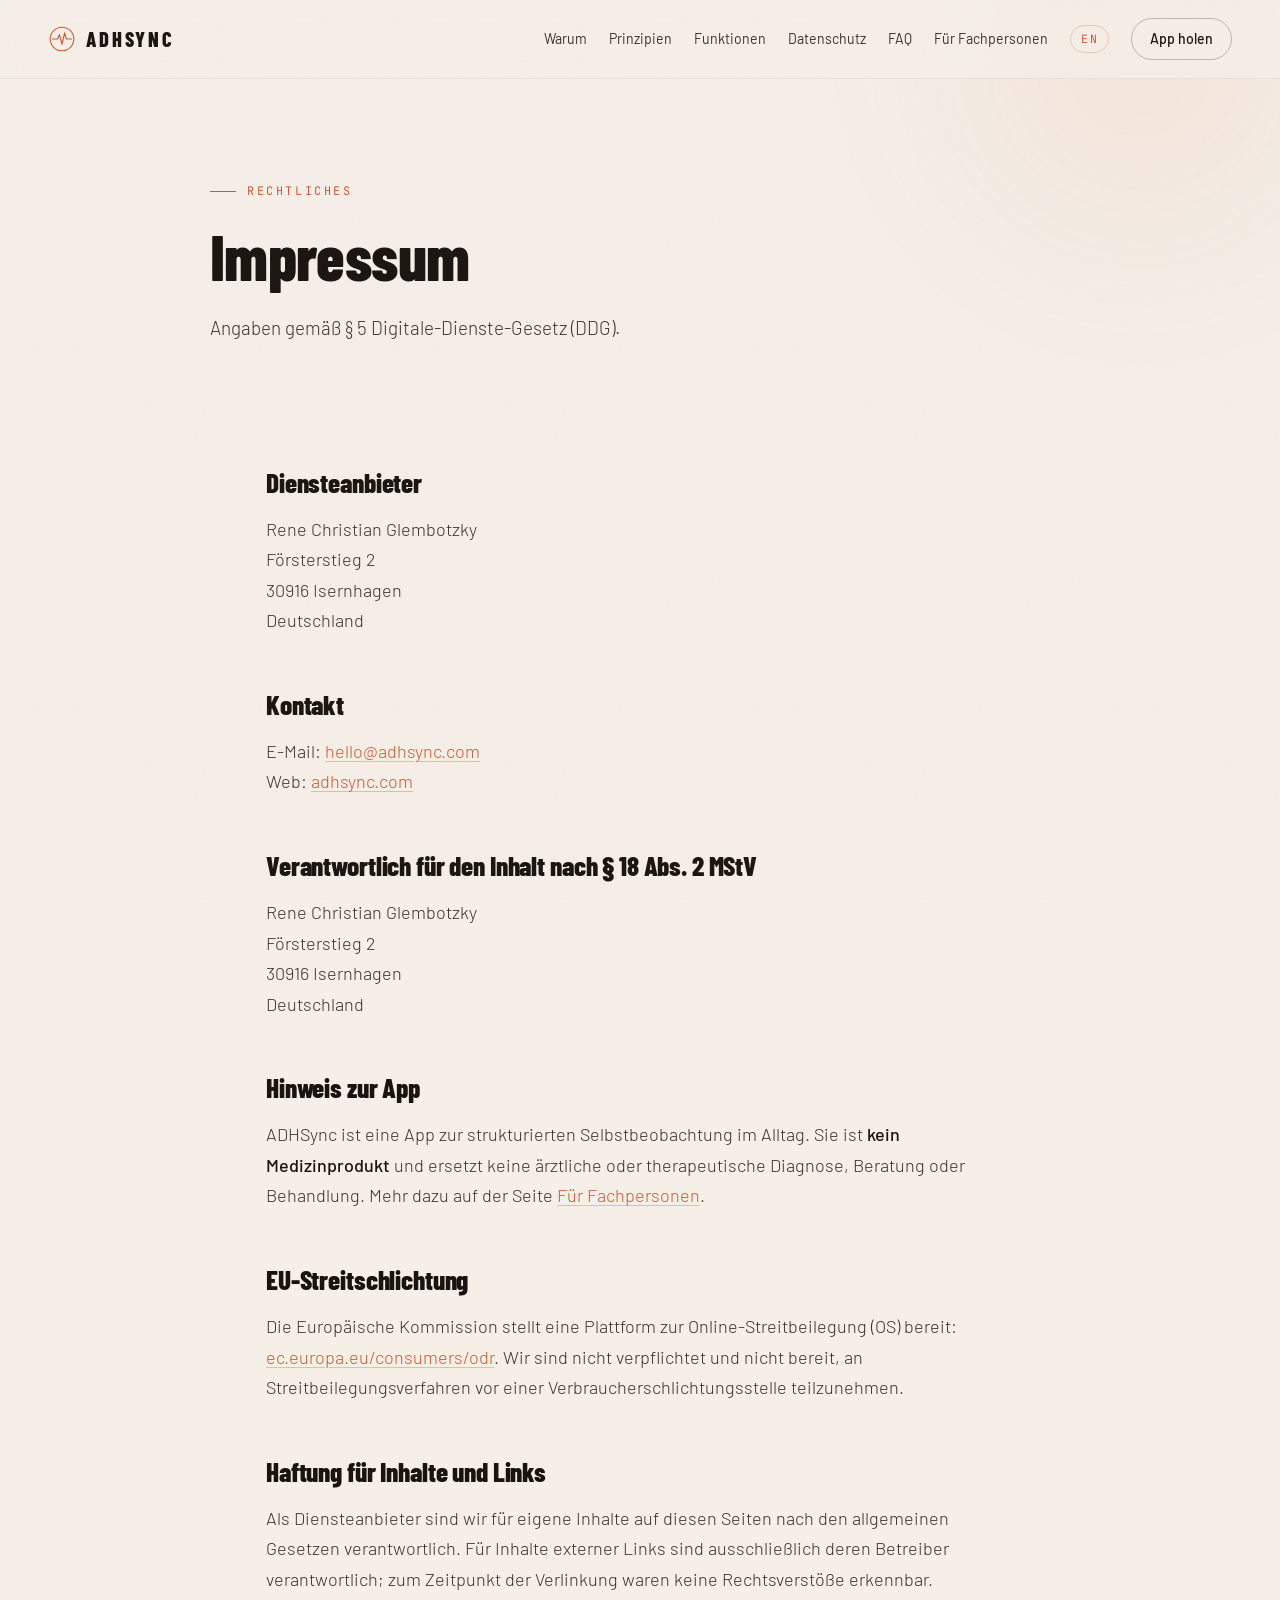
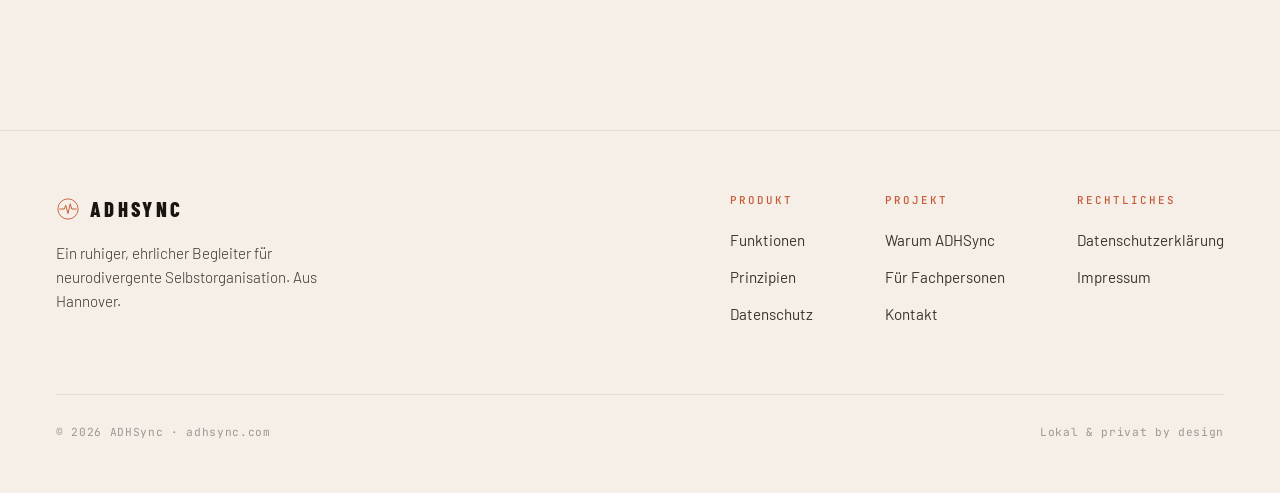
<file: impressum.html>
<!DOCTYPE html>
<html lang="de">
<head>
<meta charset="UTF-8">
<meta name="viewport" content="width=device-width, initial-scale=1.0">
<title>Impressum — ADHSync</title>
<meta name="description" content="Impressum von ADHSync nach § 5 DDG.">
<meta name="theme-color" content="#F5EFE8">
<meta property="og:title" content="Impressum — ADHSync">
<meta property="og:description" content="Impressum von ADHSync nach § 5 DDG.">
<meta property="og:type" content="website">
<meta property="og:url" content="https://adhsync.com/impressum.html">
<meta property="og:site_name" content="ADHSync">
<meta property="og:locale" content="de_DE">
<meta name="twitter:card" content="summary">
<meta name="twitter:title" content="Impressum — ADHSync">
<meta name="twitter:description" content="Impressum von ADHSync nach § 5 DDG.">
<meta name="robots" content="index,follow">
<meta name="author" content="Rene Christian Glembotzky">
<meta name="application-name" content="ADHSync">
<meta name="apple-mobile-web-app-title" content="ADHSync">
<link rel="canonical" href="https://adhsync.com/impressum.html">
<link rel="alternate" hreflang="de" href="https://adhsync.com/impressum.html">
<link rel="alternate" hreflang="en" href="https://adhsync.com/en/legal-notice.html">
<link rel="alternate" hreflang="x-default" href="https://adhsync.com/impressum.html">
<link rel="icon" type="image/svg+xml" href="data:image/svg+xml;utf8,<svg xmlns='http://www.w3.org/2000/svg' viewBox='0 0 64 64'><circle cx='32' cy='32' r='28' fill='%23F5EFE8' stroke='%23C75A36' stroke-width='3'/><path d='M10 32 H22 L26 22 L32 44 L38 18 L42 32 H54' fill='none' stroke='%23C75A36' stroke-width='3' stroke-linecap='round' stroke-linejoin='round'/></svg>">

<style>
/* Self-hosted fonts — DSGVO-konform, keine externen Requests */
@font-face{font-family:'Barlow';font-style:normal;font-weight:300;font-display:swap;src:url([data-uri]) format('woff2');}
@font-face{font-family:'Barlow';font-style:normal;font-weight:400;font-display:swap;src:url([data-uri]) format('woff2');}
@font-face{font-family:'Barlow';font-style:italic;font-weight:400;font-display:swap;src:url([data-uri]) format('woff2');}
@font-face{font-family:'Barlow';font-style:normal;font-weight:500;font-display:swap;src:url([data-uri]) format('woff2');}
@font-face{font-family:'Barlow Condensed';font-style:normal;font-weight:600;font-display:swap;src:url([data-uri]) format('woff2');}
@font-face{font-family:'Barlow Condensed';font-style:normal;font-weight:700;font-display:swap;src:url([data-uri]) format('woff2');}
@font-face{font-family:'Barlow Condensed';font-style:normal;font-weight:800;font-display:swap;src:url([data-uri]) format('woff2');}
@font-face{font-family:'Barlow Condensed';font-style:normal;font-weight:900;font-display:swap;src:url([data-uri]) format('woff2');}
@font-face{font-family:'JetBrains Mono';font-style:normal;font-weight:400;font-display:swap;src:url([data-uri]) format('woff2');}
@font-face{font-family:'JetBrains Mono';font-style:normal;font-weight:500;font-display:swap;src:url([data-uri]) format('woff2');}


:root{
  --ink:#1A1410;--ink-soft:#3A322B;--paper:#F5EFE8;--paper2:#EAE2D6;
  --paper-sage:#EFE7DA;--orange:#E8744C;--orange-deep:#C75A36;
  --orange-soft:#F2A57F;--ink-mute:rgba(26,20,16,0.35);
}
*,*::before,*::after{box-sizing:border-box;margin:0;padding:0;}
html{scroll-behavior:smooth;}
body{background:var(--paper);color:var(--ink);font-family:'Barlow',sans-serif;font-weight:400;font-size:18px;line-height:1.7;-webkit-font-smoothing:antialiased;overflow-x:hidden;}
body::after{content:'';position:fixed;inset:0;z-index:9998;pointer-events:none;opacity:0.035;background-image:url("data:image/svg+xml,%3Csvg xmlns='http://www.w3.org/2000/svg' width='180' height='180'%3E%3Cfilter id='n'%3E%3CfeTurbulence type='fractalNoise' baseFrequency='0.85' numOctaves='3' stitchTiles='stitch'/%3E%3C/filter%3E%3Crect width='100%25' height='100%25' filter='url(%23n)'/%3E%3C/svg%3E");}
a{color:inherit;}

/* Logo mark with Puls-Wave */
.nav-logo,.footer-logo{display:inline-flex;align-items:center;gap:10px;text-decoration:none;}
.logo-mark{width:28px;height:28px;color:var(--orange-deep);flex-shrink:0;}
.logo-mark .logo-wave{stroke-dasharray:120;stroke-dashoffset:120;animation:drawPulse 2.2s cubic-bezier(0.65,0,0.35,1) forwards 0.3s;}
.footer-logo .logo-mark{width:24px;height:24px;}
@keyframes drawPulse{to{stroke-dashoffset:0;}}

/* NAV */
nav{position:fixed;top:0;left:0;right:0;z-index:200;padding:18px 48px;display:flex;justify-content:space-between;align-items:center;background:rgba(245,239,232,0.82);backdrop-filter:blur(16px) saturate(1.2);border-bottom:1px solid rgba(26,20,16,0.06);}
.nav-logo{font-family:'Barlow Condensed',sans-serif;font-weight:800;font-size:1.28rem;letter-spacing:0.14em;text-transform:uppercase;color:var(--ink);text-decoration:none;}
.nav-right{display:flex;gap:22px;align-items:center;}
.nav-link{font-size:0.88rem;color:var(--ink-soft);text-decoration:none;transition:color 0.2s;}
.nav-link:hover{color:var(--ink);}
.nav-cta{font-weight:500;font-size:0.88rem;color:var(--ink);text-decoration:none;border:1px solid rgba(26,20,16,0.25);border-radius:100px;padding:8px 18px;transition:border-color 0.2s,background 0.2s,color 0.2s;}
.nav-cta:hover{border-color:var(--ink);background:var(--ink);color:var(--paper);}
.nav-lang{font-family:'JetBrains Mono',monospace;font-size:0.72rem;letter-spacing:0.12em;color:var(--orange-deep);text-decoration:none;border:1px solid rgba(199,90,54,0.25);border-radius:100px;padding:7px 10px;line-height:1;transition:border-color 0.2s,background 0.2s,color 0.2s;}
.nav-lang:hover{border-color:var(--orange-deep);background:rgba(199,90,54,0.08);color:var(--orange-deep);}
.nav-toggle{display:none;align-items:center;justify-content:center;flex-direction:column;gap:4px;width:38px;height:38px;border:1px solid rgba(26,20,16,0.18);border-radius:100px;background:rgba(245,239,232,0.72);color:var(--ink);cursor:pointer;transition:border-color 0.2s,background 0.2s,color 0.2s;}
.nav-toggle:hover{border-color:rgba(26,20,16,0.34);background:rgba(245,239,232,0.94);}
.nav-toggle span{display:block;width:16px;height:1.5px;border-radius:2px;background:currentColor;transition:transform 0.2s,opacity 0.2s;}
nav.nav-open .nav-toggle span:nth-child(1){transform:translateY(5.5px) rotate(45deg);}
nav.nav-open .nav-toggle span:nth-child(2){opacity:0;}
nav.nav-open .nav-toggle span:nth-child(3){transform:translateY(-5.5px) rotate(-45deg);}
/* PAGE HEAD */
.page-head{padding:170px 56px 70px;position:relative;overflow:hidden;}
.page-head::before{content:'';position:absolute;width:560px;height:560px;border-radius:50%;top:-220px;right:-140px;filter:blur(70px);opacity:0.5;background:radial-gradient(circle,rgba(232,116,76,0.2),transparent 65%);pointer-events:none;}
.ph-wrap{max-width:860px;margin:0 auto;position:relative;z-index:2;}
.eyebrow{font-family:'JetBrains Mono',monospace;font-size:0.74rem;letter-spacing:0.22em;text-transform:uppercase;color:var(--orange-deep);margin-bottom:22px;display:inline-flex;align-items:center;gap:11px;}
.eyebrow::before{content:'';width:26px;height:1px;background:var(--orange-deep);}
.page-title{font-family:'Barlow Condensed',sans-serif;font-weight:800;font-size:clamp(2.6rem,5vw,4.4rem);line-height:1.0;letter-spacing:-0.01em;color:var(--ink);}
.page-title .pet{color:var(--orange-deep);}
.page-title em{font-style:normal;color:var(--orange);}
.page-intro{font-size:1.18rem;font-weight:300;color:var(--ink-soft);margin-top:24px;line-height:1.7;max-width:620px;}
/* CONTENT */
.content{max-width:860px;margin:0 auto;padding:0 56px 120px;}
.content h2{font-family:'Barlow Condensed',sans-serif;font-weight:800;font-size:1.7rem;letter-spacing:-0.005em;color:var(--ink);margin:54px 0 16px;line-height:1.1;}
.content h3{font-family:'Barlow',sans-serif;font-weight:500;font-size:1.12rem;color:var(--ink);margin:30px 0 8px;}
.content p{font-weight:300;color:var(--ink-soft);margin-bottom:16px;}
.content p strong,.content li strong{font-weight:500;color:var(--ink);}
.content ul{list-style:none;margin:0 0 20px;padding:0;}
.content li{font-weight:300;color:var(--ink-soft);padding-left:26px;position:relative;margin-bottom:11px;}
.content li::before{content:'';position:absolute;left:0;top:11px;width:7px;height:7px;border-radius:50%;background:var(--orange-deep);}
.content a{color:var(--orange-deep);text-decoration:underline;text-underline-offset:3px;text-decoration-color:rgba(199,90,54,0.35);transition:text-decoration-color 0.2s;}
.content a:hover{text-decoration-color:var(--orange-deep);}
.meta{font-family:'JetBrains Mono',monospace;font-size:0.78rem;letter-spacing:0.04em;color:var(--orange-deep);margin-top:8px;}
/* CALLOUT */
.callout{background:var(--paper-sage);border:1px solid rgba(199,90,54,0.18);border-left:3px solid var(--orange-deep);border-radius:6px;padding:22px 26px;margin:28px 0;}
.callout .c-title{font-family:'Barlow Condensed',sans-serif;font-weight:700;font-size:1.05rem;text-transform:uppercase;letter-spacing:0.06em;color:var(--orange-deep);margin-bottom:8px;display:flex;align-items:center;gap:9px;}
.callout p{font-size:0.96rem;margin-bottom:0;color:var(--ink-soft);}
.callout svg{width:17px;height:17px;stroke:var(--orange-deep);flex-shrink:0;}
/* DATA TABLE for DSGVO rights */
.rights-grid{display:grid;grid-template-columns:repeat(2,1fr);gap:1px;background:rgba(26,20,16,0.1);border:1px solid rgba(26,20,16,0.1);border-radius:4px;overflow:hidden;margin:24px 0;}
.right-cell{background:var(--paper);padding:24px 26px;}
.right-cell .rc-art{font-family:'JetBrains Mono',monospace;font-size:0.7rem;letter-spacing:0.12em;color:var(--ink-mute);margin-bottom:7px;}
.right-cell .rc-t{font-family:'Barlow Condensed',sans-serif;font-weight:700;font-size:1.15rem;color:var(--ink);margin-bottom:5px;}
.right-cell .rc-d{font-size:0.9rem;font-weight:300;color:var(--ink-soft);line-height:1.55;}
/* FOOTER */
footer{background:var(--paper);padding:60px 56px 50px;border-top:1px solid rgba(26,20,16,0.08);}
.footer-top{max-width:1180px;margin:0 auto;display:flex;justify-content:space-between;align-items:flex-start;gap:40px;flex-wrap:wrap;}
.footer-brand{max-width:300px;}
.footer-logo{font-family:'Barlow Condensed',sans-serif;font-weight:800;font-size:1.3rem;letter-spacing:0.16em;text-transform:uppercase;color:var(--ink);margin-bottom:14px;}
.footer-tag{font-size:0.95rem;font-weight:300;color:var(--ink-soft);line-height:1.6;}
.footer-cols{display:flex;gap:72px;flex-wrap:wrap;}
.footer-col h4{font-family:'JetBrains Mono',monospace;font-size:0.68rem;letter-spacing:0.18em;text-transform:uppercase;color:var(--orange-deep);margin-bottom:18px;font-weight:500;}
.footer-col a{display:block;font-size:0.95rem;color:var(--ink-soft);text-decoration:none;margin-bottom:11px;transition:color 0.2s;}
.footer-col a:hover{color:var(--ink);}
.footer-bottom{max-width:1180px;margin:56px auto 0;padding-top:28px;border-top:1px solid rgba(26,20,16,0.08);display:flex;justify-content:space-between;align-items:center;gap:20px;flex-wrap:wrap;}
.footer-copy{font-family:'JetBrains Mono',monospace;font-size:0.7rem;letter-spacing:0.06em;color:rgba(26,20,16,0.4);}
@media(max-width:980px){
  nav{padding:14px 22px;flex-wrap:wrap;align-items:center;background:rgba(245,239,232,0.94);}
  .nav-toggle{display:inline-flex;margin-left:auto;}
  .nav-right{width:100%;display:grid;grid-template-columns:repeat(2,minmax(0,1fr));column-gap:16px;row-gap:0;max-height:0;opacity:0;visibility:hidden;pointer-events:none;overflow:hidden;margin-top:0;transition:max-height 0.28s ease,opacity 0.2s ease,visibility 0.2s ease,margin-top 0.2s ease,padding-top 0.2s ease;}
  nav.nav-open .nav-right{max-height:360px;opacity:1;visibility:visible;pointer-events:auto;margin-top:14px;padding-top:12px;border-top:1px solid rgba(26,20,16,0.08);}
  .nav-right .nav-link{display:block;padding:10px 0;font-size:0.96rem;color:var(--ink);}
  .nav-lang,.nav-cta{justify-self:start;margin-top:8px;}
  .nav-cta{padding:8px 16px;white-space:nowrap;}
  .page-head{padding:120px 22px 50px;}.content{padding:0 22px 80px;}
  .rights-grid{grid-template-columns:1fr;}
  .footer-top{flex-direction:column;}.footer-cols{gap:48px;}
}


@media (prefers-reduced-motion: reduce){
  *,*::before,*::after{animation-duration:0.01ms!important;transition-duration:0.01ms!important;}
  html{scroll-behavior:auto;}
}
</style>
</head>
<body>
<nav>
  <a href="index.html" class="nav-logo"><svg class="logo-mark" viewBox="0 0 64 64" aria-hidden="true"><circle cx="32" cy="32" r="27" fill="none" stroke="currentColor" stroke-width="2.4"/><path class="logo-wave" d="M10 32 H22 L26 22 L32 44 L38 18 L42 32 H54" fill="none" stroke="currentColor" stroke-width="2.6" stroke-linecap="round" stroke-linejoin="round"/></svg><span>ADHSync</span></a>
  <button class="nav-toggle" type="button" aria-label="Menü öffnen" aria-expanded="false" aria-controls="nav-menu" data-open-label="Menü öffnen" data-close-label="Menü schließen"><span></span><span></span><span></span></button>
  <div class="nav-right" id="nav-menu">
    <a href="index.html#warum" class="nav-link">Warum</a>
    <a href="index.html#prinzipien" class="nav-link">Prinzipien</a>
    <a href="index.html#funktionen" class="nav-link">Funktionen</a>
    <a href="index.html#datenschutz" class="nav-link">Datenschutz</a>
    <a href="index.html#faq" class="nav-link">FAQ</a>
    <a href="fachpersonen.html" class="nav-link">Für Fachpersonen</a>
    <a href="en/legal-notice.html" class="nav-lang" lang="en" hreflang="en">EN</a>
    <a href="index.html#download" class="nav-cta">App holen</a>
  </div>
</nav>

<header class="page-head">
  <div class="ph-wrap">
    <span class="eyebrow">Rechtliches</span>
    <h1 class="page-title">Impressum</h1>
    <p class="page-intro">Angaben gemäß § 5 Digitale-Dienste-Gesetz (DDG).</p>
  </div>
</header>
<main class="content">

  <h2>Diensteanbieter</h2>
  <p>Rene Christian Glembotzky<br>
  Försterstieg 2<br>
  30916 Isernhagen<br>
  Deutschland</p>

  <h2>Kontakt</h2>
  <p>E-Mail: <a href="#email" class="email-protect" data-email="104-101-108-108-111-64-97-100-104-115-121-110-99-46-99-111-109" data-email-label="address">E-Mail anzeigen</a><br>
  Web: <a href="https://adhsync.com" target="_blank" rel="noopener">adhsync.com</a></p>

  <h2>Verantwortlich für den Inhalt nach § 18 Abs. 2 MStV</h2>
  <p>Rene Christian Glembotzky<br>
  Försterstieg 2<br>
  30916 Isernhagen<br>
  Deutschland</p>

  <h2>Hinweis zur App</h2>
  <p>ADHSync ist eine App zur strukturierten Selbstbeobachtung im Alltag. Sie ist <strong>kein Medizinprodukt</strong> und ersetzt keine ärztliche oder therapeutische Diagnose, Beratung oder Behandlung. Mehr dazu auf der Seite <a href="fachpersonen.html">Für Fachpersonen</a>.</p>

  <h2>EU-Streitschlichtung</h2>
  <p>Die Europäische Kommission stellt eine Plattform zur Online-Streitbeilegung (OS) bereit: <a href="https://ec.europa.eu/consumers/odr/" target="_blank" rel="noopener">ec.europa.eu/consumers/odr</a>. Wir sind nicht verpflichtet und nicht bereit, an Streitbeilegungsverfahren vor einer Verbraucherschlichtungsstelle teilzunehmen.</p>

  <h2>Haftung für Inhalte und Links</h2>
  <p>Als Diensteanbieter sind wir für eigene Inhalte auf diesen Seiten nach den allgemeinen Gesetzen verantwortlich. Für Inhalte externer Links sind ausschließlich deren Betreiber verantwortlich; zum Zeitpunkt der Verlinkung waren keine Rechtsverstöße erkennbar.</p>
</main>

<footer>
  <div class="footer-top">
    <div class="footer-brand">
      <div class="footer-logo"><svg class="logo-mark" viewBox="0 0 64 64" aria-hidden="true"><circle cx="32" cy="32" r="27" fill="none" stroke="currentColor" stroke-width="2.4"/><path class="logo-wave" d="M10 32 H22 L26 22 L32 44 L38 18 L42 32 H54" fill="none" stroke="currentColor" stroke-width="2.6" stroke-linecap="round" stroke-linejoin="round"/></svg><span>ADHSync</span></div>
      <p class="footer-tag">Ein ruhiger, ehrlicher Begleiter für neurodivergente Selbstorganisation. Aus Hannover.</p>
    </div>
    <div class="footer-cols">
      <div class="footer-col"><h4>Produkt</h4>
        <a href="index.html#funktionen">Funktionen</a>
        <a href="index.html#prinzipien">Prinzipien</a>
        <a href="index.html#datenschutz">Datenschutz</a>
      </div>
      <div class="footer-col"><h4>Projekt</h4>
        <a href="index.html#warum">Warum ADHSync</a>
        <a href="fachpersonen.html">Für Fachpersonen</a>
        <a href="#email" class="email-protect" data-email="104-101-108-108-111-64-97-100-104-115-121-110-99-46-99-111-109">Kontakt</a>
      </div>
      <div class="footer-col"><h4>Rechtliches</h4>
        <a href="datenschutz.html">Datenschutzerklärung</a>
        <a href="impressum.html">Impressum</a>
      </div>
    </div>
  </div>
  <div class="footer-bottom">
    <div class="footer-copy">© 2026 ADHSync · adhsync.com</div>
    <div class="footer-copy">Lokal &amp; privat by design</div>
  </div>
</footer>
<script>
const siteNav=document.querySelector('nav');
const navToggle=document.querySelector('.nav-toggle');
if(siteNav&&navToggle){
  const setMenuState=open=>{
    siteNav.classList.toggle('nav-open',open);
    navToggle.setAttribute('aria-expanded',String(open));
    navToggle.setAttribute('aria-label',open?navToggle.dataset.closeLabel:navToggle.dataset.openLabel);
  };
  navToggle.addEventListener('click',()=>setMenuState(!siteNav.classList.contains('nav-open')));
  siteNav.querySelectorAll('.nav-right a').forEach(link=>link.addEventListener('click',()=>setMenuState(false)));
  addEventListener('keydown',event=>{if(event.key==='Escape')setMenuState(false);});
}
document.querySelectorAll('[data-email]').forEach(link=>{
  const email=link.dataset.email.split('-').map(code=>String.fromCharCode(Number(code))).join('');
  link.href=`mailto:${email}`;
  link.rel='nofollow';
  if(link.dataset.emailLabel==='address') link.textContent=email;
});
</script>
</body>
</html>
</file>
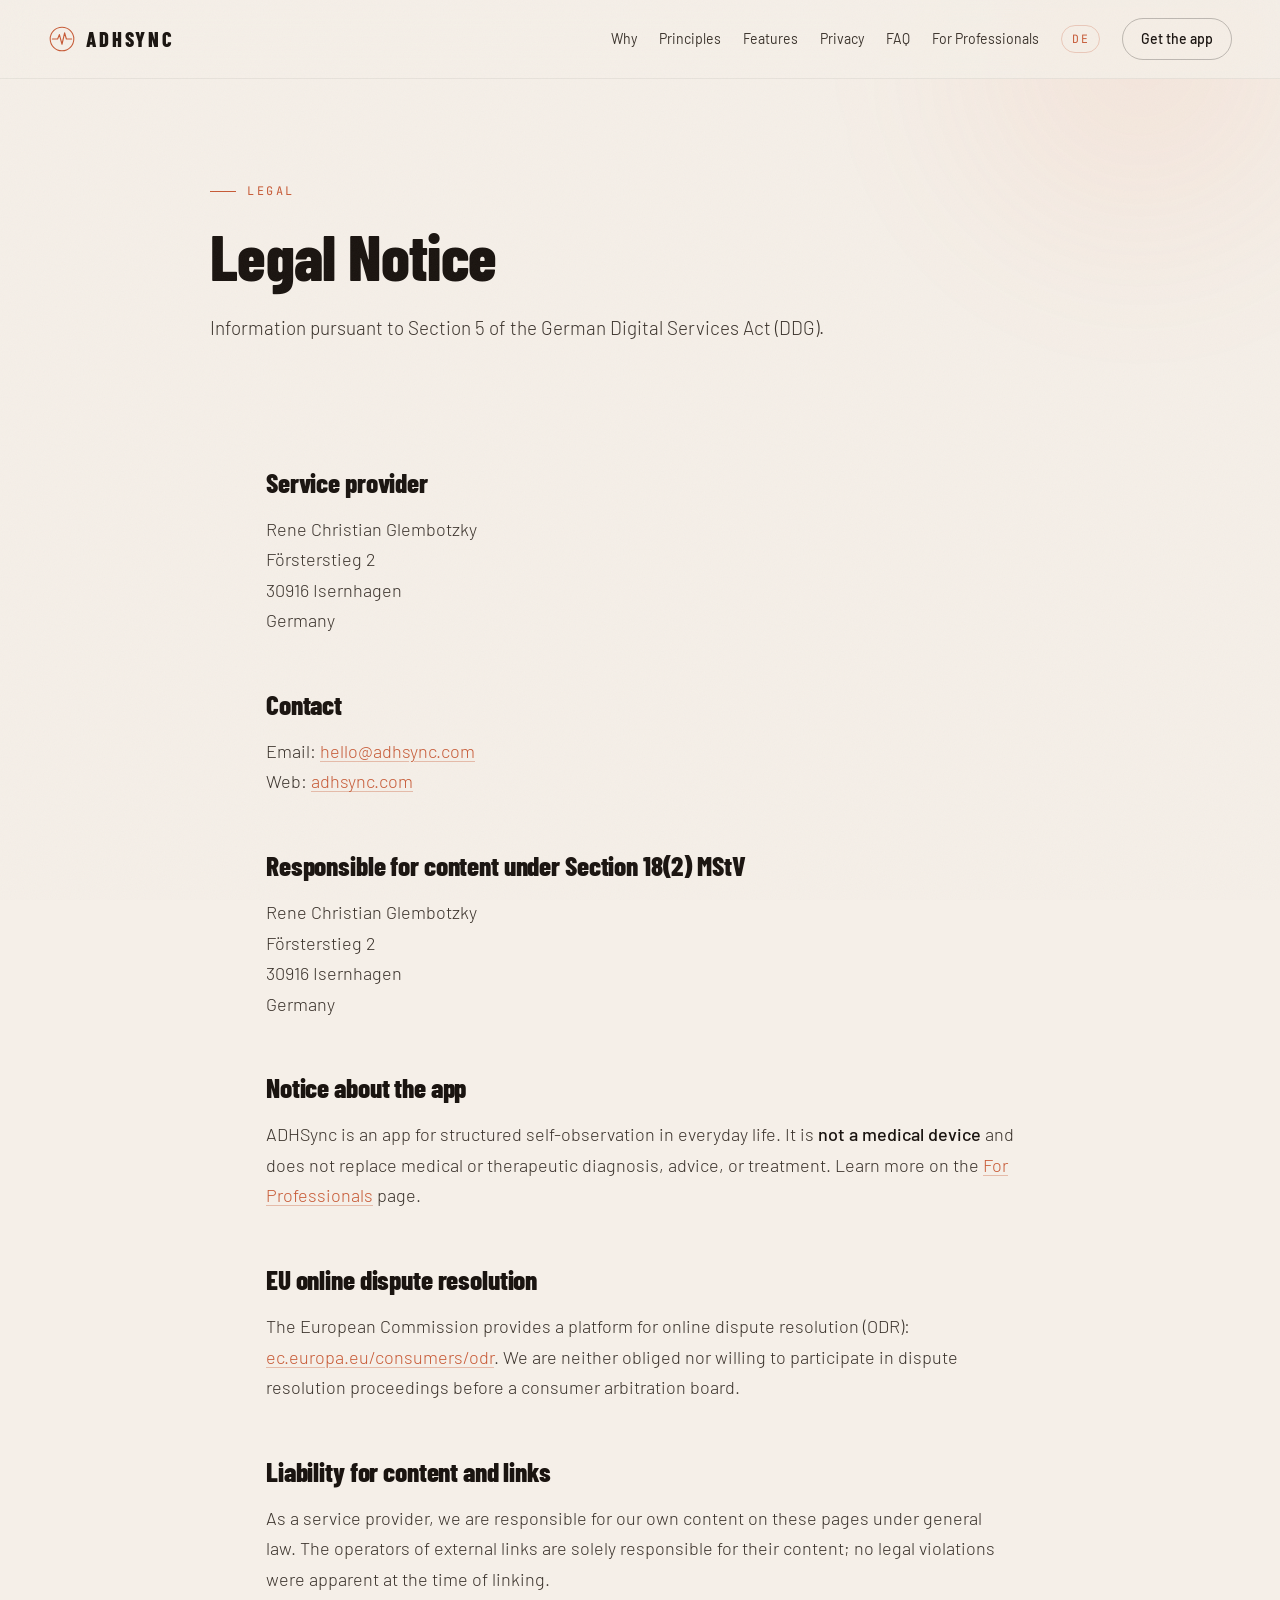
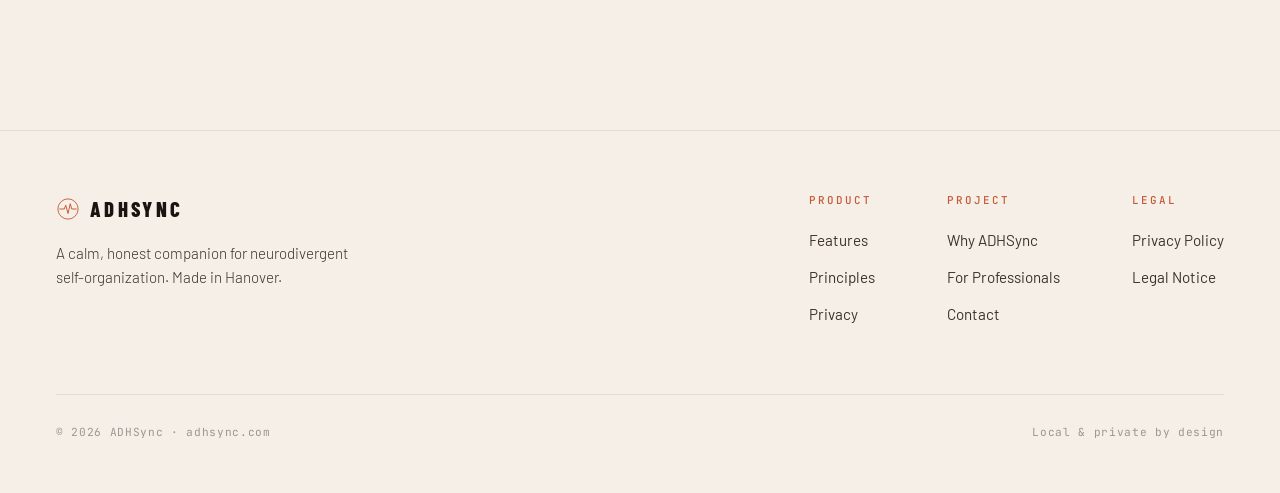
<file: en/legal-notice.html>
<!DOCTYPE html>
<html lang="en">
<head>
<meta charset="UTF-8">
<meta name="viewport" content="width=device-width, initial-scale=1.0">
<title>Legal Notice - ADHSync</title>
<meta name="description" content="Legal notice for ADHSync under Section 5 of the German Digital Services Act (DDG).">
<meta name="theme-color" content="#F5EFE8">
<meta property="og:title" content="Legal Notice - ADHSync">
<meta property="og:description" content="Legal notice for ADHSync under Section 5 of the German Digital Services Act (DDG).">
<meta property="og:type" content="website">
<meta property="og:url" content="https://adhsync.com/en/legal-notice.html">
<meta property="og:site_name" content="ADHSync">
<meta property="og:locale" content="en_US">
<meta name="twitter:card" content="summary">
<meta name="twitter:title" content="Legal Notice - ADHSync">
<meta name="twitter:description" content="Legal notice for ADHSync under Section 5 of the German Digital Services Act (DDG).">
<meta name="robots" content="index,follow">
<meta name="author" content="Rene Christian Glembotzky">
<meta name="application-name" content="ADHSync">
<meta name="apple-mobile-web-app-title" content="ADHSync">
<link rel="canonical" href="https://adhsync.com/en/legal-notice.html">
<link rel="alternate" hreflang="de" href="https://adhsync.com/impressum.html">
<link rel="alternate" hreflang="en" href="https://adhsync.com/en/legal-notice.html">
<link rel="alternate" hreflang="x-default" href="https://adhsync.com/impressum.html">
<link rel="icon" type="image/svg+xml" href="data:image/svg+xml;utf8,<svg xmlns='http://www.w3.org/2000/svg' viewBox='0 0 64 64'><circle cx='32' cy='32' r='28' fill='%23F5EFE8' stroke='%23C75A36' stroke-width='3'/><path d='M10 32 H22 L26 22 L32 44 L38 18 L42 32 H54' fill='none' stroke='%23C75A36' stroke-width='3' stroke-linecap='round' stroke-linejoin='round'/></svg>">

<style>
/* Self-hosted fonts — DSGVO-konform, keine externen Requests */
@font-face{font-family:'Barlow';font-style:normal;font-weight:300;font-display:swap;src:url([data-uri]) format('woff2');}
@font-face{font-family:'Barlow';font-style:normal;font-weight:400;font-display:swap;src:url([data-uri]) format('woff2');}
@font-face{font-family:'Barlow';font-style:italic;font-weight:400;font-display:swap;src:url([data-uri]) format('woff2');}
@font-face{font-family:'Barlow';font-style:normal;font-weight:500;font-display:swap;src:url([data-uri]) format('woff2');}
@font-face{font-family:'Barlow Condensed';font-style:normal;font-weight:600;font-display:swap;src:url([data-uri]) format('woff2');}
@font-face{font-family:'Barlow Condensed';font-style:normal;font-weight:700;font-display:swap;src:url([data-uri]) format('woff2');}
@font-face{font-family:'Barlow Condensed';font-style:normal;font-weight:800;font-display:swap;src:url([data-uri]) format('woff2');}
@font-face{font-family:'Barlow Condensed';font-style:normal;font-weight:900;font-display:swap;src:url([data-uri]) format('woff2');}
@font-face{font-family:'JetBrains Mono';font-style:normal;font-weight:400;font-display:swap;src:url([data-uri]) format('woff2');}
@font-face{font-family:'JetBrains Mono';font-style:normal;font-weight:500;font-display:swap;src:url([data-uri]) format('woff2');}


:root{
  --ink:#1A1410;--ink-soft:#3A322B;--paper:#F5EFE8;--paper2:#EAE2D6;
  --paper-sage:#EFE7DA;--orange:#E8744C;--orange-deep:#C75A36;
  --orange-soft:#F2A57F;--ink-mute:rgba(26,20,16,0.35);
}
*,*::before,*::after{box-sizing:border-box;margin:0;padding:0;}
html{scroll-behavior:smooth;}
body{background:var(--paper);color:var(--ink);font-family:'Barlow',sans-serif;font-weight:400;font-size:18px;line-height:1.7;-webkit-font-smoothing:antialiased;overflow-x:hidden;}
body::after{content:'';position:fixed;inset:0;z-index:9998;pointer-events:none;opacity:0.035;background-image:url("data:image/svg+xml,%3Csvg xmlns='http://www.w3.org/2000/svg' width='180' height='180'%3E%3Cfilter id='n'%3E%3CfeTurbulence type='fractalNoise' baseFrequency='0.85' numOctaves='3' stitchTiles='stitch'/%3E%3C/filter%3E%3Crect width='100%25' height='100%25' filter='url(%23n)'/%3E%3C/svg%3E");}
a{color:inherit;}

/* Logo mark with Puls-Wave */
.nav-logo,.footer-logo{display:inline-flex;align-items:center;gap:10px;text-decoration:none;}
.logo-mark{width:28px;height:28px;color:var(--orange-deep);flex-shrink:0;}
.logo-mark .logo-wave{stroke-dasharray:120;stroke-dashoffset:120;animation:drawPulse 2.2s cubic-bezier(0.65,0,0.35,1) forwards 0.3s;}
.footer-logo .logo-mark{width:24px;height:24px;}
@keyframes drawPulse{to{stroke-dashoffset:0;}}

/* NAV */
nav{position:fixed;top:0;left:0;right:0;z-index:200;padding:18px 48px;display:flex;justify-content:space-between;align-items:center;background:rgba(245,239,232,0.82);backdrop-filter:blur(16px) saturate(1.2);border-bottom:1px solid rgba(26,20,16,0.06);}
.nav-logo{font-family:'Barlow Condensed',sans-serif;font-weight:800;font-size:1.28rem;letter-spacing:0.14em;text-transform:uppercase;color:var(--ink);text-decoration:none;}
.nav-right{display:flex;gap:22px;align-items:center;}
.nav-link{font-size:0.88rem;color:var(--ink-soft);text-decoration:none;transition:color 0.2s;}
.nav-link:hover{color:var(--ink);}
.nav-cta{font-weight:500;font-size:0.88rem;color:var(--ink);text-decoration:none;border:1px solid rgba(26,20,16,0.25);border-radius:100px;padding:8px 18px;transition:border-color 0.2s,background 0.2s,color 0.2s;}
.nav-cta:hover{border-color:var(--ink);background:var(--ink);color:var(--paper);}
.nav-lang{font-family:'JetBrains Mono',monospace;font-size:0.72rem;letter-spacing:0.12em;color:var(--orange-deep);text-decoration:none;border:1px solid rgba(199,90,54,0.25);border-radius:100px;padding:7px 10px;line-height:1;transition:border-color 0.2s,background 0.2s,color 0.2s;}
.nav-lang:hover{border-color:var(--orange-deep);background:rgba(199,90,54,0.08);color:var(--orange-deep);}
.nav-toggle{display:none;align-items:center;justify-content:center;flex-direction:column;gap:4px;width:38px;height:38px;border:1px solid rgba(26,20,16,0.18);border-radius:100px;background:rgba(245,239,232,0.72);color:var(--ink);cursor:pointer;transition:border-color 0.2s,background 0.2s,color 0.2s;}
.nav-toggle:hover{border-color:rgba(26,20,16,0.34);background:rgba(245,239,232,0.94);}
.nav-toggle span{display:block;width:16px;height:1.5px;border-radius:2px;background:currentColor;transition:transform 0.2s,opacity 0.2s;}
nav.nav-open .nav-toggle span:nth-child(1){transform:translateY(5.5px) rotate(45deg);}
nav.nav-open .nav-toggle span:nth-child(2){opacity:0;}
nav.nav-open .nav-toggle span:nth-child(3){transform:translateY(-5.5px) rotate(-45deg);}
/* PAGE HEAD */
.page-head{padding:170px 56px 70px;position:relative;overflow:hidden;}
.page-head::before{content:'';position:absolute;width:560px;height:560px;border-radius:50%;top:-220px;right:-140px;filter:blur(70px);opacity:0.5;background:radial-gradient(circle,rgba(232,116,76,0.2),transparent 65%);pointer-events:none;}
.ph-wrap{max-width:860px;margin:0 auto;position:relative;z-index:2;}
.eyebrow{font-family:'JetBrains Mono',monospace;font-size:0.74rem;letter-spacing:0.22em;text-transform:uppercase;color:var(--orange-deep);margin-bottom:22px;display:inline-flex;align-items:center;gap:11px;}
.eyebrow::before{content:'';width:26px;height:1px;background:var(--orange-deep);}
.page-title{font-family:'Barlow Condensed',sans-serif;font-weight:800;font-size:clamp(2.6rem,5vw,4.4rem);line-height:1.0;letter-spacing:-0.01em;color:var(--ink);}
.page-title .pet{color:var(--orange-deep);}
.page-title em{font-style:normal;color:var(--orange);}
.page-intro{font-size:1.18rem;font-weight:300;color:var(--ink-soft);margin-top:24px;line-height:1.7;max-width:620px;}
/* CONTENT */
.content{max-width:860px;margin:0 auto;padding:0 56px 120px;}
.content h2{font-family:'Barlow Condensed',sans-serif;font-weight:800;font-size:1.7rem;letter-spacing:-0.005em;color:var(--ink);margin:54px 0 16px;line-height:1.1;}
.content h3{font-family:'Barlow',sans-serif;font-weight:500;font-size:1.12rem;color:var(--ink);margin:30px 0 8px;}
.content p{font-weight:300;color:var(--ink-soft);margin-bottom:16px;}
.content p strong,.content li strong{font-weight:500;color:var(--ink);}
.content ul{list-style:none;margin:0 0 20px;padding:0;}
.content li{font-weight:300;color:var(--ink-soft);padding-left:26px;position:relative;margin-bottom:11px;}
.content li::before{content:'';position:absolute;left:0;top:11px;width:7px;height:7px;border-radius:50%;background:var(--orange-deep);}
.content a{color:var(--orange-deep);text-decoration:underline;text-underline-offset:3px;text-decoration-color:rgba(199,90,54,0.35);transition:text-decoration-color 0.2s;}
.content a:hover{text-decoration-color:var(--orange-deep);}
.meta{font-family:'JetBrains Mono',monospace;font-size:0.78rem;letter-spacing:0.04em;color:var(--orange-deep);margin-top:8px;}
/* CALLOUT */
.callout{background:var(--paper-sage);border:1px solid rgba(199,90,54,0.18);border-left:3px solid var(--orange-deep);border-radius:6px;padding:22px 26px;margin:28px 0;}
.callout .c-title{font-family:'Barlow Condensed',sans-serif;font-weight:700;font-size:1.05rem;text-transform:uppercase;letter-spacing:0.06em;color:var(--orange-deep);margin-bottom:8px;display:flex;align-items:center;gap:9px;}
.callout p{font-size:0.96rem;margin-bottom:0;color:var(--ink-soft);}
.callout svg{width:17px;height:17px;stroke:var(--orange-deep);flex-shrink:0;}
/* DATA TABLE for DSGVO rights */
.rights-grid{display:grid;grid-template-columns:repeat(2,1fr);gap:1px;background:rgba(26,20,16,0.1);border:1px solid rgba(26,20,16,0.1);border-radius:4px;overflow:hidden;margin:24px 0;}
.right-cell{background:var(--paper);padding:24px 26px;}
.right-cell .rc-art{font-family:'JetBrains Mono',monospace;font-size:0.7rem;letter-spacing:0.12em;color:var(--ink-mute);margin-bottom:7px;}
.right-cell .rc-t{font-family:'Barlow Condensed',sans-serif;font-weight:700;font-size:1.15rem;color:var(--ink);margin-bottom:5px;}
.right-cell .rc-d{font-size:0.9rem;font-weight:300;color:var(--ink-soft);line-height:1.55;}
/* FOOTER */
footer{background:var(--paper);padding:60px 56px 50px;border-top:1px solid rgba(26,20,16,0.08);}
.footer-top{max-width:1180px;margin:0 auto;display:flex;justify-content:space-between;align-items:flex-start;gap:40px;flex-wrap:wrap;}
.footer-brand{max-width:300px;}
.footer-logo{font-family:'Barlow Condensed',sans-serif;font-weight:800;font-size:1.3rem;letter-spacing:0.16em;text-transform:uppercase;color:var(--ink);margin-bottom:14px;}
.footer-tag{font-size:0.95rem;font-weight:300;color:var(--ink-soft);line-height:1.6;}
.footer-cols{display:flex;gap:72px;flex-wrap:wrap;}
.footer-col h4{font-family:'JetBrains Mono',monospace;font-size:0.68rem;letter-spacing:0.18em;text-transform:uppercase;color:var(--orange-deep);margin-bottom:18px;font-weight:500;}
.footer-col a{display:block;font-size:0.95rem;color:var(--ink-soft);text-decoration:none;margin-bottom:11px;transition:color 0.2s;}
.footer-col a:hover{color:var(--ink);}
.footer-bottom{max-width:1180px;margin:56px auto 0;padding-top:28px;border-top:1px solid rgba(26,20,16,0.08);display:flex;justify-content:space-between;align-items:center;gap:20px;flex-wrap:wrap;}
.footer-copy{font-family:'JetBrains Mono',monospace;font-size:0.7rem;letter-spacing:0.06em;color:rgba(26,20,16,0.4);}
@media(max-width:980px){
  nav{padding:14px 22px;flex-wrap:wrap;align-items:center;background:rgba(245,239,232,0.94);}
  .nav-toggle{display:inline-flex;margin-left:auto;}
  .nav-right{width:100%;display:grid;grid-template-columns:repeat(2,minmax(0,1fr));column-gap:16px;row-gap:0;max-height:0;opacity:0;visibility:hidden;pointer-events:none;overflow:hidden;margin-top:0;transition:max-height 0.28s ease,opacity 0.2s ease,visibility 0.2s ease,margin-top 0.2s ease,padding-top 0.2s ease;}
  nav.nav-open .nav-right{max-height:360px;opacity:1;visibility:visible;pointer-events:auto;margin-top:14px;padding-top:12px;border-top:1px solid rgba(26,20,16,0.08);}
  .nav-right .nav-link{display:block;padding:10px 0;font-size:0.96rem;color:var(--ink);}
  .nav-lang,.nav-cta{justify-self:start;margin-top:8px;}
  .nav-cta{padding:8px 16px;white-space:nowrap;}
  .page-head{padding:120px 22px 50px;}.content{padding:0 22px 80px;}
  .rights-grid{grid-template-columns:1fr;}
  .footer-top{flex-direction:column;}.footer-cols{gap:48px;}
}


@media (prefers-reduced-motion: reduce){
  *,*::before,*::after{animation-duration:0.01ms!important;transition-duration:0.01ms!important;}
  html{scroll-behavior:auto;}
}
</style>
</head>
<body>
<nav>
  <a href="index.html" class="nav-logo"><svg class="logo-mark" viewBox="0 0 64 64" aria-hidden="true"><circle cx="32" cy="32" r="27" fill="none" stroke="currentColor" stroke-width="2.4"/><path class="logo-wave" d="M10 32 H22 L26 22 L32 44 L38 18 L42 32 H54" fill="none" stroke="currentColor" stroke-width="2.6" stroke-linecap="round" stroke-linejoin="round"/></svg><span>ADHSync</span></a>
  <button class="nav-toggle" type="button" aria-label="Open menu" aria-expanded="false" aria-controls="nav-menu" data-open-label="Open menu" data-close-label="Close menu"><span></span><span></span><span></span></button>
  <div class="nav-right" id="nav-menu">
    <a href="index.html#why" class="nav-link">Why</a>
    <a href="index.html#principles" class="nav-link">Principles</a>
    <a href="index.html#features" class="nav-link">Features</a>
    <a href="index.html#privacy" class="nav-link">Privacy</a>
    <a href="index.html#faq" class="nav-link">FAQ</a>
    <a href="professionals.html" class="nav-link">For Professionals</a>
    <a href="../impressum.html" class="nav-lang" lang="de" hreflang="de">DE</a>
    <a href="index.html#download" class="nav-cta">Get the app</a>
  </div>
</nav>

<header class="page-head">
  <div class="ph-wrap">
    <span class="eyebrow">Legal</span>
    <h1 class="page-title">Legal Notice</h1>
    <p class="page-intro">Information pursuant to Section 5 of the German Digital Services Act (DDG).</p>
  </div>
</header>
<main class="content">

  <h2>Service provider</h2>
  <p>Rene Christian Glembotzky<br>
  Försterstieg 2<br>
  30916 Isernhagen<br>
  Germany</p>

  <h2>Contact</h2>
  <p>Email: <a href="#email" class="email-protect" data-email="104-101-108-108-111-64-97-100-104-115-121-110-99-46-99-111-109" data-email-label="address">Show email</a><br>
  Web: <a href="https://adhsync.com" target="_blank" rel="noopener">adhsync.com</a></p>

  <h2>Responsible for content under Section 18(2) MStV</h2>
  <p>Rene Christian Glembotzky<br>
  Försterstieg 2<br>
  30916 Isernhagen<br>
  Germany</p>

  <h2>Notice about the app</h2>
  <p>ADHSync is an app for structured self-observation in everyday life. It is <strong>not a medical device</strong> and does not replace medical or therapeutic diagnosis, advice, or treatment. Learn more on the <a href="professionals.html">For Professionals</a> page.</p>

  <h2>EU online dispute resolution</h2>
  <p>The European Commission provides a platform for online dispute resolution (ODR): <a href="https://ec.europa.eu/consumers/odr/" target="_blank" rel="noopener">ec.europa.eu/consumers/odr</a>. We are neither obliged nor willing to participate in dispute resolution proceedings before a consumer arbitration board.</p>

  <h2>Liability for content and links</h2>
  <p>As a service provider, we are responsible for our own content on these pages under general law. The operators of external links are solely responsible for their content; no legal violations were apparent at the time of linking.</p>
</main>

<footer>
  <div class="footer-top">
    <div class="footer-brand">
      <div class="footer-logo"><svg class="logo-mark" viewBox="0 0 64 64" aria-hidden="true"><circle cx="32" cy="32" r="27" fill="none" stroke="currentColor" stroke-width="2.4"/><path class="logo-wave" d="M10 32 H22 L26 22 L32 44 L38 18 L42 32 H54" fill="none" stroke="currentColor" stroke-width="2.6" stroke-linecap="round" stroke-linejoin="round"/></svg><span>ADHSync</span></div>
      <p class="footer-tag">A calm, honest companion for neurodivergent self-organization. Made in Hanover.</p>
    </div>
    <div class="footer-cols">
      <div class="footer-col"><h4>Product</h4>
        <a href="index.html#features">Features</a>
        <a href="index.html#principles">Principles</a>
        <a href="index.html#privacy">Privacy</a>
      </div>
      <div class="footer-col"><h4>Project</h4>
        <a href="index.html#why">Why ADHSync</a>
        <a href="professionals.html">For Professionals</a>
        <a href="#email" class="email-protect" data-email="104-101-108-108-111-64-97-100-104-115-121-110-99-46-99-111-109">Contact</a>
      </div>
      <div class="footer-col"><h4>Legal</h4>
        <a href="privacy.html">Privacy Policy</a>
        <a href="legal-notice.html">Legal Notice</a>
      </div>
    </div>
  </div>
  <div class="footer-bottom">
    <div class="footer-copy">© 2026 ADHSync · adhsync.com</div>
    <div class="footer-copy">Local &amp; private by design</div>
  </div>
</footer>
<script>
const siteNav=document.querySelector('nav');
const navToggle=document.querySelector('.nav-toggle');
if(siteNav&&navToggle){
  const setMenuState=open=>{
    siteNav.classList.toggle('nav-open',open);
    navToggle.setAttribute('aria-expanded',String(open));
    navToggle.setAttribute('aria-label',open?navToggle.dataset.closeLabel:navToggle.dataset.openLabel);
  };
  navToggle.addEventListener('click',()=>setMenuState(!siteNav.classList.contains('nav-open')));
  siteNav.querySelectorAll('.nav-right a').forEach(link=>link.addEventListener('click',()=>setMenuState(false)));
  addEventListener('keydown',event=>{if(event.key==='Escape')setMenuState(false);});
}
document.querySelectorAll('[data-email]').forEach(link=>{
  const email=link.dataset.email.split('-').map(code=>String.fromCharCode(Number(code))).join('');
  link.href=`mailto:${email}`;
  link.rel='nofollow';
  if(link.dataset.emailLabel==='address') link.textContent=email;
});
</script>
</body>
</html>
</file>
